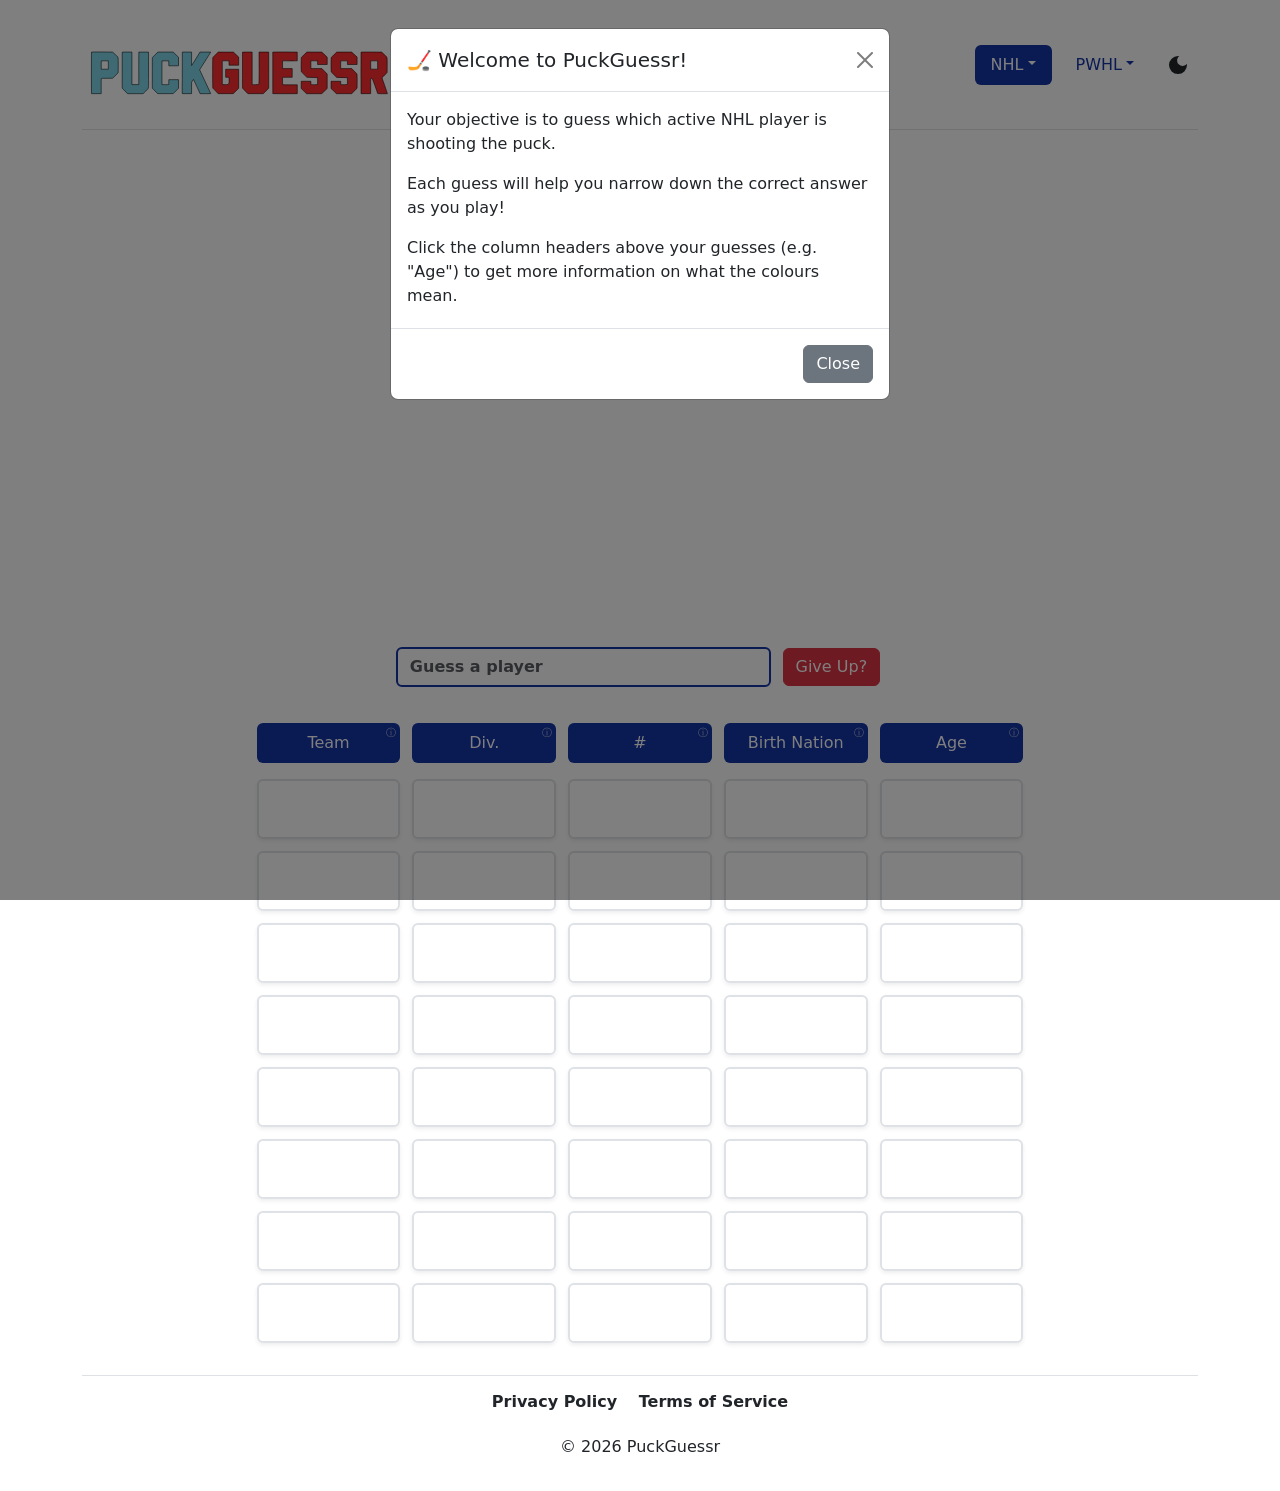
<file: index.html>
<!DOCTYPE html>
<html lang="en">

<head>
    <!-- Load dark mode preference to prevent flashing -->
    <script>

        // Check if the user has a preference for dark mode by default/from a previous visit
        const userPreference = window.matchMedia("(prefers-color-scheme: dark)").matches;
        const isDarkModeOn = localStorage.getItem("darkmode")

        if (isDarkModeOn === "active" || (userPreference && isDarkModeOn === null)) {
            document.documentElement.setAttribute("data-bs-theme", "dark");
        } else {
            document.documentElement.setAttribute("data-bs-theme", "light");
        }
    </script>
    <style>
        .darkmode body {
            background: #222;
        }

        .darkmode .light-only {
            display: none;
        }

        html:not(.darkmode) .dark-only {
            display: none;
        }
    </style>
    <meta charset="UTF-8">
    <meta name="viewport" content="width=device-width, initial-scale=1.0">
    <title>PuckGuessr: Daily NHL Hockey Player Guessing Game</title>
    
    <!-- Link preview information -->
    <meta name="description" content="Guess which hockey player is shooting the puck in daily and endless modes!">
    <meta property="og:title" content="PuckGuessr: Daily NHL Hockey Player Guessing Game">
    <meta property="og:site_name" content="PuckGuessr">
    <meta property="og:description" content="Guess which hockey player is shooting the puck in daily and endless modes!">
    <meta property="og:image" content="https://puckguessr.com/images/thumbnail.png">
    <meta property="og:image:width" content="1200">
    <meta property="og:image:height" content="630">
    <meta property="og:url" content="https://puckguessr.com/">
    <meta property="og:type" content="website">
    <meta name="twitter:card" content="summary_large_image">


    <!-- Bootstrap CSS -->
    <link href="https://cdn.jsdelivr.net/npm/bootstrap@5.3.3/dist/css/bootstrap.min.css" rel="stylesheet">

    <link rel="stylesheet" href="css/style.css">

    <!-- Favicon -->
    <link rel="icon" type="image/svg+xml" href="images/favicon.svg" sizes="any">
</head>

<body>
    <!-- Header -->
    <div class="container">
        <header class="d-flex flex-wrap justify-content-center py-3 border-bottom">

            <!-- Logo -->
            <a href="/"
                class="d-flex align-items-center mb-3 mb-md-0 me-md-auto link-body-emphasis text-decoration-none mx-2"
                style="margin-top: 17px;">
                <img src="images/logo.svg" alt="Logo" width="300" height="80" />
            </a>

            <!-- Navigation Bar -->
            <div class="d-flex align-items-center">
                <ul class="nav nav-pills">
                    <li class="nav-item dropdown">
                        <a href="#" class="nav-link dropdown-toggle ms-0 active" data-bs-toggle="dropdown" aria-expanded="false" aria-current="page">NHL</a>
                        <ul class="dropdown-menu league-dropdown">
                            <li><a class="dropdown-item active" href="index.html">Daily</a></li>
                            <li><a class="dropdown-item" href="endless.html">Endless</a></li>
                        </ul>
                    </li>
                    <li class="nav-item dropdown">
                        <a href="#" class="nav-link dropdown-toggle" data-bs-toggle="dropdown" aria-expanded="false">PWHL</a>
                        <ul class="dropdown-menu league-dropdown">
                            <li><a class="dropdown-item" href="pwhl-daily.html">Daily</a></li>
                            <li><a class="dropdown-item" href="pwhl-endless.html">Endless</a></li>
                        </ul>
                    </li>
                </ul>

                <!-- Dark mode toggle button -->
                <button id="theme-switch" class="btn border-0 p-0 d-flex justify-content-center align-items-center"
                    style="height: 40px; width: 40px; border-radius: 50%; margin-left: 8px;">
                    <!-- Sun icon -->
                    <svg xmlns="http://www.w3.org/2000/svg" height="24px" viewBox="0 -960 960 960" width="24px">
                        <path
                            d="M480-120q-150 0-255-105T120-480q0-150 105-255t255-105q14 0 27.5 1t26.5 3q-41 29-65.5 75.5T444-660q0 90 63 153t153 63q55 0 101-24.5t75-65.5q2 13 3 26.5t1 27.5q0 150-105 255T480-120Z" />
                    </svg>
                    <!-- Moon icon -->
                    <svg xmlns="http://www.w3.org/2000/svg" height="24px" viewBox="0 -960 960 960" width="24px">
                        <path
                            d="M480-280q-83 0-141.5-58.5T280-480q0-83 58.5-141.5T480-680q83 0 141.5 58.5T680-480q0 83-58.5 141.5T480-280ZM200-440H40v-80h160v80Zm720 0H760v-80h160v80ZM440-760v-160h80v160h-80Zm0 720v-160h80v160h-80ZM256-650l-101-97 57-59 96 100-52 56Zm492 496-97-101 53-55 101 97-57 59Zm-98-550 97-101 59 57-100 96-56-52ZM154-212l101-97 55 53-97 101-59-57Z" />
                    </svg>
                </button>
            </div>
        </header>
    </div>
    <!-- First visit modal -->
    <div class="modal fade" id="first-visit-info" tabindex="-1" aria-labelledby="first-visit-label" aria-hidden="true">
        <div class="modal-dialog">
            <div class="modal-content">
                <div class="modal-header">
                    <h5 class="modal-title" id="first-visit-label">🏒 Welcome to PuckGuessr!</h5>
                    <button type="button" class="btn-close" data-bs-dismiss="modal" aria-label="Close"></button>
                </div>
                <div class="modal-body">
                    <p>Your objective is to guess which active NHL player is shooting the puck.</p>
                    <p>Each guess will help you narrow down the correct answer as you play!</p>
                    <p class="mb-1">Click the column headers above your guesses (e.g. "Age") to get more information on what the colours mean.</p>
                </div>
                <div class="modal-footer">
                    <button type="button" class="btn btn-secondary" data-bs-dismiss="modal">Close</button>
                </div>
            </div>
        </div>
    </div>
    <!-- Show original video, mask video, and source -->
    <div class="d-flex justify-content-center align-items-center">
        <div class="d-flex flex-column align-items-center text-center" style="max-width: 889px; width: 90%;">
            <video id="mask-vid" class="w-100" style="max-width: 100%;" height="500" autoplay loop muted
                playsinline></video>
            <video id="org-vid" class="d-none w-100" style="max-width: 100%;" height="500" autoplay loop muted
                playsinline></video>
            <h6 id="video-source" class="link-body-emphasis d-none">Video sourced from <a id="video-source-link"
                    target="_blank" href="#"></a></h6>
            <button type="button" id="swap-video-btn" class="win-loss-btn btn btn-dark d-none px-sm-3 px-md-5">
                🎥 Swap Video
            </button>
        </div>
    </div>
    <!-- Correct guess alert -->
    <div id="win-alert-container" class="d-flex justify-content-center mb-0">
        <div id="win-alert" class="alert alert-success d-none col-lg-4 col-md-6 col-10 mb-0" role="alert">
            <h4 class="win-loss-message text-center mb-1">🚨 Bar down!</h4>
            <h5 class="text-center" id="win-answer"></h5>
            <a href="endless.html" class="win-loss-btn btn btn-dark w-50 mt-2 mx-auto d-block text-center">
                ▶️ Play Endless
            </a>
            <!-- Toggle sharable result -->
            <button type="button" class="win-loss-btn share-result-btn btn btn-dark mx-auto d-block text-center my-2"
                data-bs-toggle="modal" data-bs-target="#share-result-win">
                🔗 Share Result
            </button>
            <p class="streak-text text-center mt-3 mb-1 d-none"></p>
        </div>
    </div>
    <!-- Sharable result for win -->
    <div class="modal fade" id="share-result-win" tabindex="-1" aria-labelledby="share-result-label" aria-hidden="true">
        <div class="modal-dialog">
            <div class="modal-content">
                <div class="modal-header">
                    <h5 class="modal-title" id="share-result-win-label">Share Result</h5>
                    <button type="button" class="btn-close" data-bs-dismiss="modal" aria-label="Close"></button>
                </div>
                <div class="modal-body">
                    ...
                </div>
                <div class="modal-footer">
                    <button type="button" class="btn btn-secondary" data-bs-dismiss="modal">Close</button>
                    <button type="button" class="btn btn-primary colour-changing border-0" id="copy-win-btn">Copy</button>
                </div>
            </div>
        </div>
    </div>
    <!-- Loss alert -->
    <div id="loss-alert-container" class="d-flex justify-content-center mb-0">
        <div id="loss-alert" class="alert alert-danger d-none col-lg-4 col-md-6 col-10 mb-0" role="alert">
            <h4 class="win-loss-message text-center mb-1">Missed the net by a mile!</h4>
            <h5 class="text-center" id="loss-answer"></h5>
            <a href="endless.html" class="win-loss-btn btn btn-dark w-50 mt-2 mx-auto d-block text-center">
                ▶️ Play Endless
            </a>
            <!-- Toggle sharable result -->
            <button type="button" class="win-loss-btn share-result-btn btn btn-dark mx-auto d-block text-center my-2"
                data-bs-toggle="modal" data-bs-target="#share-result-loss">
                🔗 Share Result
            </button>
            <p class="streak-text text-center mt-3 mb-1 d-none"></p>
        </div>
    </div>
    <!-- Sharable result for loss -->
    <div class="modal fade" id="share-result-loss" tabindex="-1" aria-labelledby="share-result-label"
        aria-hidden="true">
        <div class="modal-dialog">
            <div class="modal-content">
                <div class="modal-header">
                    <h5 class="modal-title" id="share-result-loss-label">Share Result</h5>
                    <button type="button" class="btn-close" data-bs-dismiss="modal" aria-label="Close"></button>
                </div>
                <div class="modal-body">
                    ...
                </div>
                <div class="modal-footer">
                    <button type="button" class="btn btn-secondary" data-bs-dismiss="modal">Close</button>
                    <button type="button" class="btn btn-primary colour-changing" id="copy-loss-btn">Copy</button>
                </div>
            </div>
        </div>
    </div>
    <!-- Create player input form -->
    <div class="container">
        <form class="form" autocomplete="off" id="player-form">
            <div class="row justify-content-center align-items-center g-2" style="margin-bottom: 24px;">
                <div class="col-lg-4 col-6 px-0 position-relative">
                    <input class="form-control" type="text" id="player-input" name="player" placeholder="Guess a player"
                        autocomplete="off">
                    <!-- Player dropdown menu -->
                    <ul id="player-dropdown" class="dropdown-menu shadow-sm"></ul>
                </div>
                <!-- Forfeit UI -->
                <div class="col-auto ms-2">
                    <button id="start-forfeit" type="button" class="btn btn-danger" data-bs-toggle="modal"
                        data-bs-target="#forfeit-modal">
                        Give Up?
                    </button>
                </div>
                <div class="modal fade" id="forfeit-modal" tabindex="-1" role="dialog"
                    aria-labelledby="forfeit-modal-label" aria-hidden="true">
                    <div class="modal-dialog" role="document">
                        <div class="modal-content">
                            <div class="modal-header">
                                <h5 class="modal-title fw-bold" id="forfeit-modal-label">Are you sure?</h5>
                                <button type="button" class="btn-close" data-bs-dismiss="modal"
                                    aria-label="Close"></button>
                            </div>
                            <div class="modal-body">
                                The game will end if you forfeit!
                            </div>
                            <div class="modal-footer">
                                <button type="button" class="btn btn-secondary" data-bs-dismiss="modal">Close</button>
                                <button id="give-up" type="button" class="btn btn-danger"
                                    data-bs-dismiss="modal">Confirm</button>
                            </div>
                        </div>
                    </div>
                </div>
            </div>
        </form>
    </div>
    <div class="container-fluid text-center my-3">
        <div class="row justify-content-center">
            <!-- Outer wrapper controlling grid width across screen breakpoints -->
            <div class="col-11 col-md-9 col-lg-7 col-xxl-5 px-3">
                <!-- Headers -->
               <div class="row row-cols-5 flex-nowrap justify-content-center my-2 d-flex align-items-stretch g-1">
                    <h6 class="column-headers colour-changing column-tooltip col mb-1 px-1 py-2 rounded mb-0 d-flex align-items-center justify-content-center position-relative"
                        data-bs-placement="top" title="The player's current team.">
                        <span class="position-absolute top-0 end-0 pt-1 pe-1" style="font-size: 0.65rem; line-height: 1; opacity: 0.7;">ⓘ</span>
                        Team
                    </h6>
                    <h6 class="column-headers colour-changing column-tooltip col mb-1 px-1 py-2 rounded mb-0 d-flex align-items-center justify-content-center position-relative"
                        data-bs-placement="top" title="The player's division, appears yellow when player conferences match.">
                        <span class="position-absolute top-0 end-0 pt-1 pe-1" style="font-size: 0.65rem; line-height: 1; opacity: 0.7;">ⓘ</span>
                        Div.
                    </h6>
                    <h6 class="column-headers colour-changing column-tooltip col mb-1 px-1 py-2 rounded mb-0 d-flex align-items-center justify-content-center position-relative"
                        data-bs-placement="top" title="The player's number, appears yellow when within 10 of the correct answer.">
                        <span class="position-absolute top-0 end-0 pt-1 pe-1" style="font-size: 0.65rem; line-height: 1; opacity: 0.7;">ⓘ</span>
                        #
                    </h6>
                    <h6 class="column-headers colour-changing column-tooltip col mb-1 px-1 py-2 rounded mb-0 d-flex align-items-center justify-content-center position-relative"
                        data-bs-placement="top" title="The player's country of birth.">
                        <span class="position-absolute top-0 end-0 pt-1 pe-1" style="font-size: 0.65rem; line-height: 1; opacity: 0.7;">ⓘ</span>
                        Birth Nation
                    </h6>
                    <h6 class="column-headers colour-changing column-tooltip col mb-1 px-1 py-2 rounded mb-0 d-flex align-items-center justify-content-center position-relative"
                        data-bs-placement="top" title="The player's age, appears yellow when within 3 of the correct answer.">
                        <span class="position-absolute top-0 end-0 pt-1 pe-1" style="font-size: 0.65rem; line-height: 1; opacity: 0.7;">ⓘ</span>
                        Age
                    </h6>
                </div>
                <!-- Display guess rows -->
                <div id="guess-1">
                    <div class="row row-cols-5 flex-nowrap justify-content-center g-1 my-2">
                        <div class="player-info-1 shadow-sm col border-2 border rounded team"></div>
                        <div class="player-info-1 shadow-sm col border-2 border rounded division"></div>
                        <div class="player-info-1 shadow-sm col border-2 border rounded number"></div>
                        <div class="player-info-1 shadow-sm col border-2 border rounded nation"></div>
                        <div class="player-info-1 shadow-sm col border-2 border rounded age"></div>
                    </div>
                </div>
                <div id="guess-2">
                    <div class="row row-cols-5 flex-nowrap justify-content-center g-1 my-2">
                        <div class="player-info-2 shadow-sm col border-2 border rounded team"></div>
                        <div class="player-info-2 shadow-sm col border-2 border rounded division"></div>
                        <div class="player-info-2 shadow-sm col border-2 border rounded number"></div>
                        <div class="player-info-2 shadow-sm col border-2 border rounded nation"></div>
                        <div class="player-info-2 shadow-sm col border-2 border rounded age"></div>
                    </div>
                </div>
                <div id="guess-3">
                    <div class="row row-cols-5 flex-nowrap justify-content-center g-1 my-2">
                        <div class="player-info-3 shadow-sm col border-2 border rounded team"></div>
                        <div class="player-info-3 shadow-sm col border-2 border rounded division"></div>
                        <div class="player-info-3 shadow-sm col border-2 border rounded number"></div>
                        <div class="player-info-3 shadow-sm col border-2 border rounded nation"></div>
                        <div class="player-info-3 shadow-sm col border-2 border rounded age"></div>
                    </div>
                </div>
                <div id="guess-4">
                    <div class="row row-cols-5 flex-nowrap justify-content-center g-1 my-2">
                        <div class="player-info-4 shadow-sm col border-2 border rounded team"></div>
                        <div class="player-info-4 shadow-sm col border-2 border rounded division"></div>
                        <div class="player-info-4 shadow-sm col border-2 border rounded number"></div>
                        <div class="player-info-4 shadow-sm col border-2 border rounded nation"></div>
                        <div class="player-info-4 shadow-sm col border-2 border rounded age"></div>
                    </div>
                </div>
                <div id="guess-5">
                    <div class="row row-cols-5 flex-nowrap justify-content-center g-1 my-2">
                        <div class="player-info-5 shadow-sm col border-2 border rounded team"></div>
                        <div class="player-info-5 shadow-sm col border-2 border rounded division"></div>
                        <div class="player-info-5 shadow-sm col border-2 border rounded number"></div>
                        <div class="player-info-5 shadow-sm col border-2 border rounded nation"></div>
                        <div class="player-info-5 shadow-sm col border-2 border rounded age"></div>
                    </div>
                </div>
                <div id="guess-6">
                    <div class="row row-cols-5 flex-nowrap justify-content-center g-1 my-2">
                        <div class="player-info-6 shadow-sm col border-2 border rounded team"></div>
                        <div class="player-info-6 shadow-sm col border-2 border rounded division"></div>
                        <div class="player-info-6 shadow-sm col border-2 border rounded number"></div>
                        <div class="player-info-6 shadow-sm col border-2 border rounded nation"></div>
                        <div class="player-info-6 shadow-sm col border-2 border rounded age"></div>
                    </div>
                </div>
                <div id="guess-7">
                    <div class="row row-cols-5 flex-nowrap justify-content-center g-1 my-2">
                        <div class="player-info-7 shadow-sm col border-2 border rounded team"></div>
                        <div class="player-info-7 shadow-sm col border-2 border rounded division"></div>
                        <div class="player-info-7 shadow-sm col border-2 border rounded number"></div>
                        <div class="player-info-7 shadow-sm col border-2 border rounded nation"></div>
                        <div class="player-info-7 shadow-sm col border-2 border rounded age"></div>
                    </div>
                </div>
                <div id="guess-8">
                    <div class="row row-cols-5 flex-nowrap justify-content-center g-1 my-2">
                        <div class="player-info-8 shadow-sm col border-2 border rounded team"></div>
                        <div class="player-info-8 shadow-sm col border-2 border rounded division"></div>
                        <div class="player-info-8 shadow-sm col border-2 border rounded number"></div>
                        <div class="player-info-8 shadow-sm col border-2 border rounded nation"></div>
                        <div class="player-info-8 shadow-sm col border-2 border rounded age"></div>
                    </div>
                </div>
            </div>
        </div>
    </div>
    <!-- Footer -->
    <div class="container">
        <footer class="d-flex flex-column justify-content-center align-items-center py-3 mt-4 border-top">
            <h6 class="mb-4">
                <strong>
                    <a href="privacy-policy.html" style="text-decoration: none; color: inherit;">Privacy Policy</a>&emsp;
                    <a href="terms-of-service.html" style="text-decoration: none; color: inherit;">Terms of Service</a>
                </strong>
            </h6>
            <p>© <script>document.write(new Date().getFullYear())</script> PuckGuessr</p> <!-- Get current year for copyright -->
        </footer>
    </div>

    <!-- Bootstrap js -->
    <script src="https://cdn.jsdelivr.net/npm/bootstrap@5.3.3/dist/js/bootstrap.bundle.min.js"></script>

    <script>
        window.gameMode = "daily";
        window.league = "nhl";

        // Switch between local videos root and Cloudflare
        const isLocal = window.location.hostname === "localhost" || window.location.hostname === "127.0.0.1";
        window.PUBLIC_R2_URL = isLocal ? "" : "https://media.puckguessr.com";

        // Load information for the user's first visit
        document.addEventListener("DOMContentLoaded", function() {
            if (!localStorage.getItem("has_visited_puckguessr")) {
                const firstVisitModal = new bootstrap.Modal(document.getElementById("first-visit-info"));
                firstVisitModal.show(); // Display modal
                localStorage.setItem("has_visited_puckguessr", "true"); // Prevent modal from showing in future visits
            }
        });
    </script>

    <!-- Load js files -->
    <script src="js/theme-logic.js"></script>
    <script type="module" src="js/game-logic.js"></script>
</body>

</html>
</file>
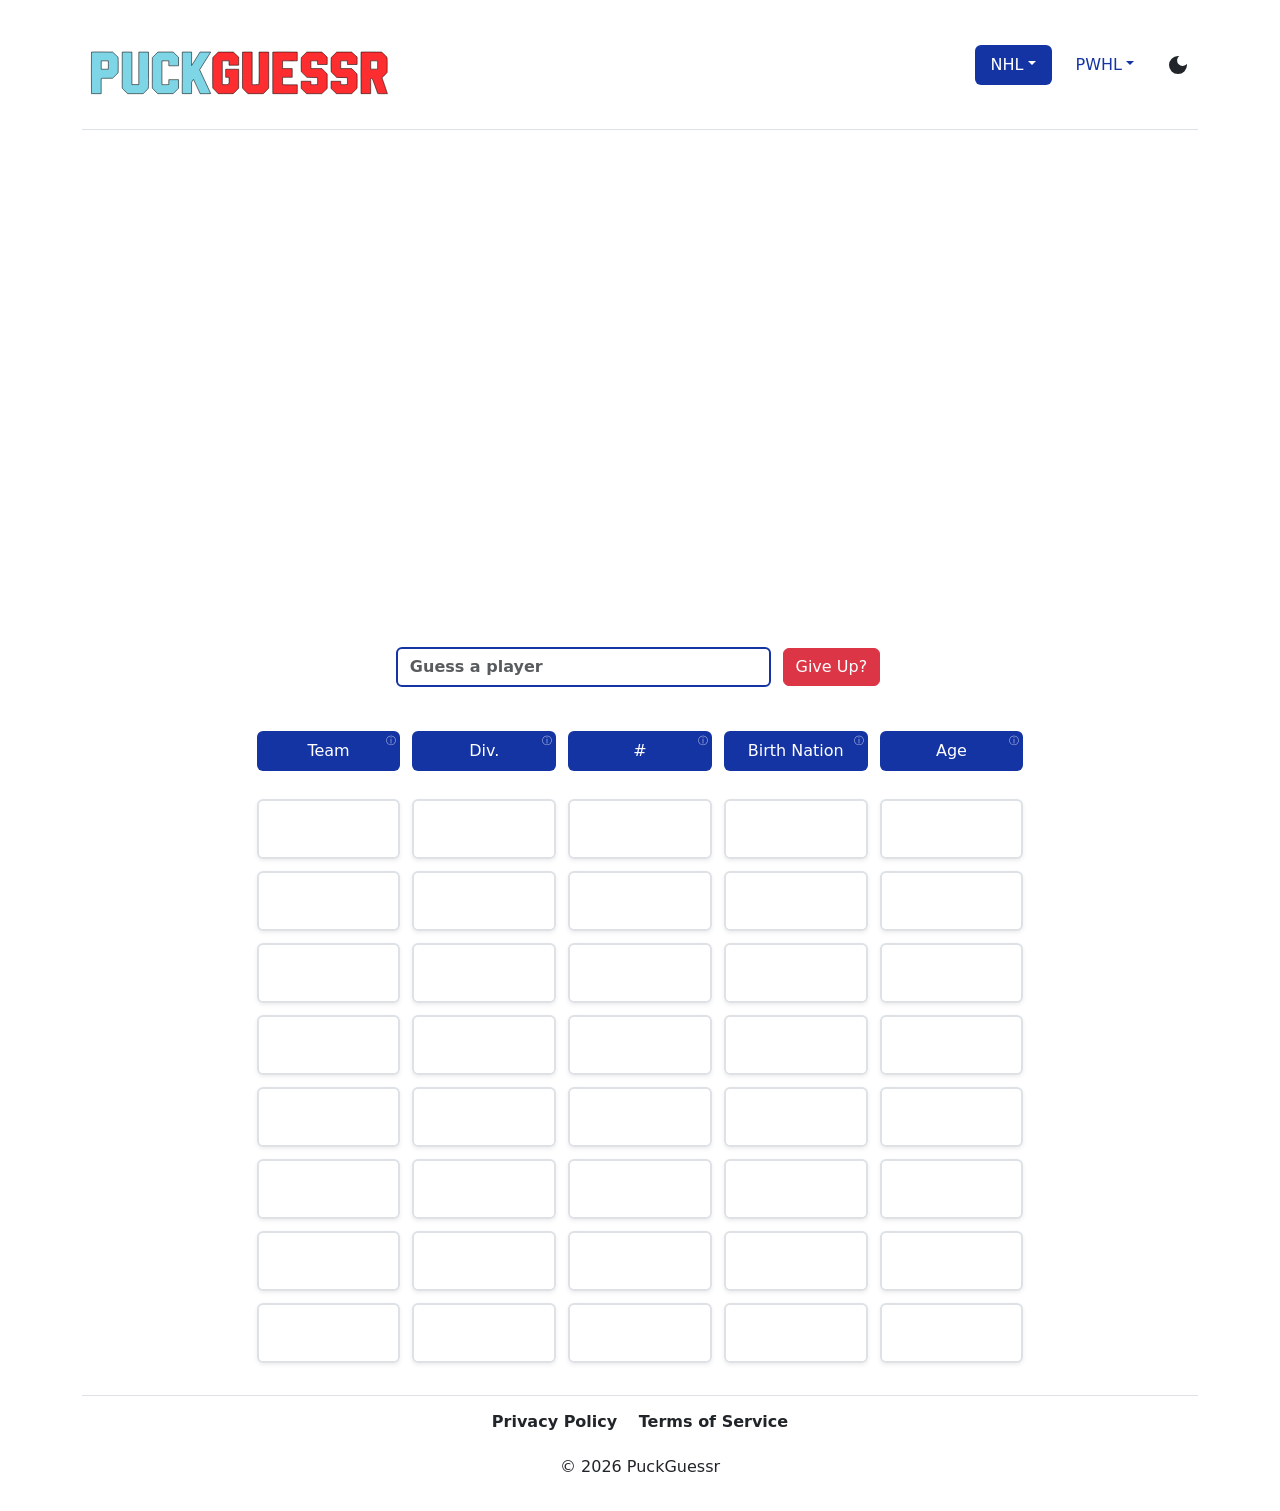
<file: endless.html>
<!DOCTYPE html>
<html lang="en">
<head>
    <!-- Load dark mode preference to prevent flashing -->
    <script>
        
        // Check if the user has a preference for dark mode by default/from a previous visit
        const userPreference = window.matchMedia("(prefers-color-scheme: dark)").matches;
        const isDarkModeOn = localStorage.getItem("darkmode")

        if (isDarkModeOn === "active" || (userPreference && isDarkModeOn === null)) {
            document.documentElement.setAttribute("data-bs-theme", "dark");
        } else {
            document.documentElement.setAttribute("data-bs-theme", "light");
        }
    </script>
    <style>
        .darkmode body { background: #222; }
        .darkmode .light-only { display: none; }
        html:not(.darkmode) .dark-only { display: none; }
    </style>
    <meta charset="UTF-8">
    <meta name="viewport" content="width=device-width, initial-scale=1.0">
    <title>PuckGuessr: Endless NHL Hockey Player Guessing Game</title>

    <!-- Link preview information -->
    <meta name="description" content="Guess which hockey player is shooting the puck in daily and endless modes!">
    <meta property="og:title" content="PuckGuessr: Endless NHL Hockey Player Guessing Game">
    <meta property="og:site_name" content="PuckGuessr">
    <meta property="og:description" content="Guess which hockey player is shooting the puck in daily and endless modes!">
    <meta property="og:image" content="https://puckguessr.com/images/thumbnail.png">
    <meta property="og:image:width" content="1200">
    <meta property="og:image:height" content="630">
    <meta property="og:url" content="https://puckguessr.com/endless">
    <meta property="og:type" content="website">
    <meta name="twitter:card" content="summary_large_image">

    <!-- Bootstrap CSS -->
    <link href="https://cdn.jsdelivr.net/npm/bootstrap@5.3.3/dist/css/bootstrap.min.css" rel="stylesheet">
    
    <link rel="stylesheet" href="css/style.css">

    <!-- Favicon -->
    <link rel="icon" type="image/svg+xml" href="images/favicon.svg" sizes="any">
</head>
<body>
    <!-- Header -->
    <div class="container">
        <header class="d-flex flex-wrap justify-content-center py-3 border-bottom"> 

            <!-- Logo -->
            <a href="/" class="d-flex align-items-center mb-3 mb-md-0 me-md-auto link-body-emphasis text-decoration-none mx-2" style="margin-top: 17px;"> 
                <img src="images/logo.svg" alt="Logo" width="300" height="80"/>
            </a>
            
            <!-- Navigation Bar -->
            <div class="d-flex align-items-center">
                <ul class="nav nav-pills">
                    <li class="nav-item dropdown">
                        <a href="#" class="nav-link dropdown-toggle ms-0 active" data-bs-toggle="dropdown" aria-expanded="false" aria-current="page">NHL</a>
                        <ul class="dropdown-menu league-dropdown">
                            <li><a class="dropdown-item" href="index.html">Daily</a></li>
                            <li><a class="dropdown-item active" href="endless.html">Endless</a></li>
                        </ul>
                    </li>
                    <li class="nav-item dropdown">
                        <a href="#" class="nav-link dropdown-toggle" data-bs-toggle="dropdown" aria-expanded="false">PWHL</a>
                        <ul class="dropdown-menu league-dropdown">
                            <li><a class="dropdown-item" href="pwhl-daily.html">Daily</a></li>
                            <li><a class="dropdown-item" href="pwhl-endless.html">Endless</a></li>
                        </ul>
                    </li>
                </ul>
                
                <!-- Dark mode toggle button -->
                <button id="theme-switch" class="btn border-0 p-0 d-flex justify-content-center align-items-center" style="height: 40px; width: 40px; border-radius: 50%; margin-left: 8px;">
                    <!-- Sun icon -->
                    <svg xmlns="http://www.w3.org/2000/svg" height="24px" viewBox="0 -960 960 960" width="24px"><path d="M480-120q-150 0-255-105T120-480q0-150 105-255t255-105q14 0 27.5 1t26.5 3q-41 29-65.5 75.5T444-660q0 90 63 153t153 63q55 0 101-24.5t75-65.5q2 13 3 26.5t1 27.5q0 150-105 255T480-120Z"/></svg>
                    <!-- Moon icon -->
                    <svg xmlns="http://www.w3.org/2000/svg" height="24px" viewBox="0 -960 960 960" width="24px"><path d="M480-280q-83 0-141.5-58.5T280-480q0-83 58.5-141.5T480-680q83 0 141.5 58.5T680-480q0 83-58.5 141.5T480-280ZM200-440H40v-80h160v80Zm720 0H760v-80h160v80ZM440-760v-160h80v160h-80Zm0 720v-160h80v160h-80ZM256-650l-101-97 57-59 96 100-52 56Zm492 496-97-101 53-55 101 97-57 59Zm-98-550 97-101 59 57-100 96-56-52ZM154-212l101-97 55 53-97 101-59-57Z"/></svg>
                </button>
            </div>
        </header>
    </div>
    <!-- First visit modal -->
    <div class="modal fade" id="first-visit-info" tabindex="-1" aria-labelledby="first-visit-label" aria-hidden="true">
        <div class="modal-dialog">
            <div class="modal-content">
                <div class="modal-header">
                    <h5 class="modal-title" id="first-visit-label">🏒 Welcome to PuckGuessr!</h5>
                    <button type="button" class="btn-close" data-bs-dismiss="modal" aria-label="Close"></button>
                </div>
                <div class="modal-body">
                    <p>Your objective is to guess which active NHL player is shooting the puck.</p>
                    <p>Each guess will help you narrow down the correct answer as you play!</p>
                    <p class="mb-1">Click the column headers above your guesses (e.g. "Age") to get more information on what the colours mean.</p>
                </div>
                <div class="modal-footer">
                    <button type="button" class="btn btn-secondary" data-bs-dismiss="modal">Close</button>
                </div>
            </div>
        </div>
    </div>
    <!-- Show original video, mask video, and source -->
    <div class="d-flex justify-content-center align-items-center">
        <div class="d-flex flex-column align-items-center text-center" style="max-width: 889px; width: 90%;">
            <video id="mask-vid" class="w-100" style="max-width: 100%;" height="500" autoplay loop muted playsinline></video>
            <video id="org-vid" class="d-none w-100" style="max-width: 100%;" height="500" autoplay loop muted playsinline></video>
            <h6 id="video-source" class="link-body-emphasis d-none">Video sourced from <a id="video-source-link" target="_blank" href="#"></a></h6>
            <button type="button" id="swap-video-btn" class="win-loss-btn btn btn-dark d-none px-sm-3 px-md-5">
                🎥 Swap Video
            </button>
        </div>
    </div>
    <!-- Correct guess alert -->
    <div id="win-alert-container" class="d-flex justify-content-center mb-0">
        <div id="win-alert" class="alert alert-success d-none col-lg-4 col-md-6 col-10 mb-0" role="alert">
            <h4 class="win-loss-message text-center mb-1">🚨 Bar down!</h4>
            <h5 class="text-center" id="win-answer"></h5>
            <a href="endless.html" class="win-loss-btn btn btn-dark w-50 mt-2 mx-auto d-block text-center">
                ▶️ Play Again
            </a>
            <!-- Toggle sharable result -->
            <button type="button" class="win-loss-btn share-result-btn btn btn-dark mx-auto d-block text-center my-2" data-bs-toggle="modal" data-bs-target="#share-result-win">
                🔗 Share Result
            </button>
            <p class="streak-text text-center mt-3 mb-1 d-none"></p>
        </div>
    </div>
    <!-- Sharable result for win -->
    <div class="modal fade" id="share-result-win" tabindex="-1" aria-labelledby="share-result-label" aria-hidden="true">
        <div class="modal-dialog">
            <div class="modal-content">
            <div class="modal-header">
                <h5 class="modal-title" id="share-result-win-label">Share Result</h5>
                <button type="button" class="btn-close" data-bs-dismiss="modal" aria-label="Close"></button>
            </div>
            <div class="modal-body">
                ...
            </div>
            <div class="modal-footer">
                <button type="button" class="btn btn-secondary" data-bs-dismiss="modal">Close</button>
                <button type="button" class="btn btn-primary colour-changing border-0" id="copy-win-btn">Copy</button>
            </div>
            </div>
        </div>
    </div>
    <!-- Loss alert -->
    <div id="loss-alert-container" class="d-flex justify-content-center mb-0">
        <div id="loss-alert" class="alert alert-danger d-none col-lg-4 col-md-6 col-10 mb-0" role="alert">
            <h4 class="win-loss-message text-center mb-1">Missed the net by a mile!</h4>
            <h5 class="text-center" id="loss-answer"></h5>
            <a href="endless.html" class="win-loss-btn btn btn-dark w-50 mt-2 mx-auto d-block text-center">
                ▶️ Play Again
            </a>
            <!-- Toggle sharable result -->
            <button type="button" class="win-loss-btn share-result-btn btn btn-dark mx-auto d-block text-center my-2" data-bs-toggle="modal" data-bs-target="#share-result-loss">
                🔗 Share Result
            </button>
            <p class="streak-text text-center mt-3 mb-1 d-none"></p>
        </div>
    </div>
    <!-- Sharable result for loss -->
    <div class="modal fade" id="share-result-loss" tabindex="-1" aria-labelledby="share-result-label" aria-hidden="true">
        <div class="modal-dialog">
            <div class="modal-content">
            <div class="modal-header">
                <h5 class="modal-title" id="share-result-loss-label">Share Result</h5>
                <button type="button" class="btn-close" data-bs-dismiss="modal" aria-label="Close"></button>
            </div>
            <div class="modal-body">
                ...
            </div>
            <div class="modal-footer">
                <button type="button" class="btn btn-secondary" data-bs-dismiss="modal">Close</button>
                <button type="button" class="btn btn-primary colour-changing" id="copy-loss-btn">Copy</button>
            </div>
            </div>
        </div>
    </div>
    <!-- Create player input form -->
    <div class="container">
        <form class="form" autocomplete="off" id="player-form">
            <div class="row justify-content-center align-items-center g-2" style="margin-bottom: 24px;">
                <div class="col-lg-4 col-6 px-0 position-relative">
                    <input class="form-control" type="text" id="player-input" name="player" placeholder="Guess a player" autocomplete="off">
                    <!-- Player dropdown menu -->
                    <ul id="player-dropdown" class="dropdown-menu shadow-sm"></ul>
                </div>
                <!-- Forfeit UI -->
                <div class="col-auto ms-2">
                    <button id="start-forfeit" type="button" class="btn btn-danger" data-bs-toggle="modal" data-bs-target="#forfeit-modal">
                        Give Up?
                    </button>
                </div>
                <div class="modal fade" id="forfeit-modal" tabindex="-1" role="dialog" aria-labelledby="forfeit-modal-label" aria-hidden="true">
                    <div class="modal-dialog" role="document">
                        <div class="modal-content">
                            <div class="modal-header">
                                <h5 class="modal-title fw-bold" id="forfeit-modal-label">Are you sure?</h5>
                                <button type="button" class="btn-close" data-bs-dismiss="modal" aria-label="Close"></button>
                            </div>
                            <div class="modal-body">
                                The game will end if you forfeit!
                            </div>
                            <div class="modal-footer">
                                <button type="button" class="btn btn-secondary" data-bs-dismiss="modal">Close</button>
                                <button id="give-up" type="button" class="btn btn-danger" data-bs-dismiss="modal">Confirm</button>
                            </div>
                        </div>
                    </div>
                </div>
            </div>
        </form>
    </div>
    <div class="container-fluid text-center my-3">
        <div class="row justify-content-center">
            <!-- Outer wrapper controlling grid width across screen breakpoints -->
            <div class="col-11 col-md-9 col-lg-7 col-xxl-5 px-3">
                <!-- Headers -->
               <div class="row row-cols-5 flex-nowrap justify-content-center my-3 d-flex align-items-stretch g-1">
                    <h6 class="column-headers colour-changing column-tooltip col mb-2 px-1 py-2 rounded mb-0 d-flex align-items-center justify-content-center position-relative"
                        data-bs-placement="top" title="The player's current team.">
                        <span class="position-absolute top-0 end-0 pt-1 pe-1" style="font-size: 0.65rem; line-height: 1; opacity: 0.7;">ⓘ</span>
                        Team
                    </h6>
                    <h6 class="column-headers colour-changing column-tooltip col mb-2 px-1 py-2 rounded mb-0 d-flex align-items-center justify-content-center position-relative"
                        data-bs-placement="top" title="The player's division, appears yellow when player conferences match.">
                        <span class="position-absolute top-0 end-0 pt-1 pe-1" style="font-size: 0.65rem; line-height: 1; opacity: 0.7;">ⓘ</span>
                        Div.
                    </h6>
                    <h6 class="column-headers colour-changing column-tooltip col mb-2 px-1 py-2 rounded mb-0 d-flex align-items-center justify-content-center position-relative"
                        data-bs-placement="top" title="The player's number, appears yellow when within 10 of the correct answer.">
                        <span class="position-absolute top-0 end-0 pt-1 pe-1" style="font-size: 0.65rem; line-height: 1; opacity: 0.7;">ⓘ</span>
                        #
                    </h6>
                    <h6 class="column-headers colour-changing column-tooltip col mb-2 px-1 py-2 rounded mb-0 d-flex align-items-center justify-content-center position-relative"
                        data-bs-placement="top" title="The player's country of birth.">
                        <span class="position-absolute top-0 end-0 pt-1 pe-1" style="font-size: 0.65rem; line-height: 1; opacity: 0.7;">ⓘ</span>
                        Birth Nation
                    </h6>
                    <h6 class="column-headers colour-changing column-tooltip col mb-2 px-1 py-2 rounded mb-0 d-flex align-items-center justify-content-center position-relative"
                        data-bs-placement="top" title="The player's age, appears yellow when within 3 of the correct answer.">
                        <span class="position-absolute top-0 end-0 pt-1 pe-1" style="font-size: 0.65rem; line-height: 1; opacity: 0.7;">ⓘ</span>
                        Age
                    </h6>
                </div>
                <!-- Display guess rows -->
                <div id="guess-1">
                    <div class="row row-cols-5 flex-nowrap justify-content-center g-1 my-2">
                        <div class="player-info-1 shadow-sm col border-2 border rounded team"></div>
                        <div class="player-info-1 shadow-sm col border-2 border rounded division"></div>
                        <div class="player-info-1 shadow-sm col border-2 border rounded number"></div>
                        <div class="player-info-1 shadow-sm col border-2 border rounded nation"></div>
                        <div class="player-info-1 shadow-sm col border-2 border rounded age"></div>
                    </div>
                </div>
                <div id="guess-2">
                    <div class="row row-cols-5 flex-nowrap justify-content-center g-1 my-2">
                        <div class="player-info-2 shadow-sm col border-2 border rounded team"></div>
                        <div class="player-info-2 shadow-sm col border-2 border rounded division"></div>
                        <div class="player-info-2 shadow-sm col border-2 border rounded number"></div>
                        <div class="player-info-2 shadow-sm col border-2 border rounded nation"></div>
                        <div class="player-info-2 shadow-sm col border-2 border rounded age"></div>
                    </div>
                </div>
                <div id="guess-3">
                    <div class="row row-cols-5 flex-nowrap justify-content-center g-1 my-2">
                        <div class="player-info-3 shadow-sm col border-2 border rounded team"></div>
                        <div class="player-info-3 shadow-sm col border-2 border rounded division"></div>
                        <div class="player-info-3 shadow-sm col border-2 border rounded number"></div>
                        <div class="player-info-3 shadow-sm col border-2 border rounded nation"></div>
                        <div class="player-info-3 shadow-sm col border-2 border rounded age"></div>
                    </div>
                </div>
                <div id="guess-4">
                    <div class="row row-cols-5 flex-nowrap justify-content-center g-1 my-2">
                        <div class="player-info-4 shadow-sm col border-2 border rounded team"></div>
                        <div class="player-info-4 shadow-sm col border-2 border rounded division"></div>
                        <div class="player-info-4 shadow-sm col border-2 border rounded number"></div>
                        <div class="player-info-4 shadow-sm col border-2 border rounded nation"></div>
                        <div class="player-info-4 shadow-sm col border-2 border rounded age"></div>
                    </div>
                </div>
                <div id="guess-5">
                    <div class="row row-cols-5 flex-nowrap justify-content-center g-1 my-2">
                        <div class="player-info-5 shadow-sm col border-2 border rounded team"></div>
                        <div class="player-info-5 shadow-sm col border-2 border rounded division"></div>
                        <div class="player-info-5 shadow-sm col border-2 border rounded number"></div>
                        <div class="player-info-5 shadow-sm col border-2 border rounded nation"></div>
                        <div class="player-info-5 shadow-sm col border-2 border rounded age"></div>
                    </div>
                </div>
                <div id="guess-6">
                    <div class="row row-cols-5 flex-nowrap justify-content-center g-1 my-2">
                        <div class="player-info-6 shadow-sm col border-2 border rounded team"></div>
                        <div class="player-info-6 shadow-sm col border-2 border rounded division"></div>
                        <div class="player-info-6 shadow-sm col border-2 border rounded number"></div>
                        <div class="player-info-6 shadow-sm col border-2 border rounded nation"></div>
                        <div class="player-info-6 shadow-sm col border-2 border rounded age"></div>
                    </div>
                </div>
                <div id="guess-7">
                    <div class="row row-cols-5 flex-nowrap justify-content-center g-1 my-2">
                        <div class="player-info-7 shadow-sm col border-2 border rounded team"></div>
                        <div class="player-info-7 shadow-sm col border-2 border rounded division"></div>
                        <div class="player-info-7 shadow-sm col border-2 border rounded number"></div>
                        <div class="player-info-7 shadow-sm col border-2 border rounded nation"></div>
                        <div class="player-info-7 shadow-sm col border-2 border rounded age"></div>
                    </div>
                </div>
                <div id="guess-8">
                    <div class="row row-cols-5 flex-nowrap justify-content-center g-1 my-2">
                        <div class="player-info-8 shadow-sm col border-2 border rounded team"></div>
                        <div class="player-info-8 shadow-sm col border-2 border rounded division"></div>
                        <div class="player-info-8 shadow-sm col border-2 border rounded number"></div>
                        <div class="player-info-8 shadow-sm col border-2 border rounded nation"></div>
                        <div class="player-info-8 shadow-sm col border-2 border rounded age"></div>
                    </div>
                </div>
            </div>
        </div>
    </div>
    <!-- Footer -->
    <div class="container">
        <footer class="d-flex flex-column justify-content-center align-items-center py-3 mt-4 border-top">
            <h6 class="mb-4">
                <strong>
                    <a href="privacy-policy.html" style="text-decoration: none; color: inherit;">Privacy Policy</a>&emsp;
                    <a href="terms-of-service.html" style="text-decoration: none; color: inherit;">Terms of Service</a>
                </strong>
            </h6>
            <p>© <script>document.write(new Date().getFullYear())</script> PuckGuessr</p> <!-- Get current year for copyright -->
        </footer>
    </div>

    <!-- Bootstrap js -->
    <script src="https://cdn.jsdelivr.net/npm/bootstrap@5.3.3/dist/js/bootstrap.bundle.min.js"></script>

    <script>
        window.gameMode = "endless"; 
        window.league = "nhl";
        
        // Switch between local videos root and Cloudflare
        const isLocal = window.location.hostname === "localhost" || window.location.hostname === "127.0.0.1";
        window.PUBLIC_R2_URL = isLocal ? "" : "https://media.puckguessr.com";

        // Load information for the user's first visit
        document.addEventListener("DOMContentLoaded", function() {
            if (!localStorage.getItem("has_visited_puckguessr")) {
                const firstVisitModal = new bootstrap.Modal(document.getElementById("first-visit-info"));
                firstVisitModal.show(); // Display modal
                localStorage.setItem("has_visited_puckguessr", "true"); // Prevent modal from showing in future visits
            }
        });
    </script>

    <!-- Load js files -->
    <script src="js/theme-logic.js"></script>
    <script type="module" src="js/game-logic.js"></script>
</body>
</html>
</file>
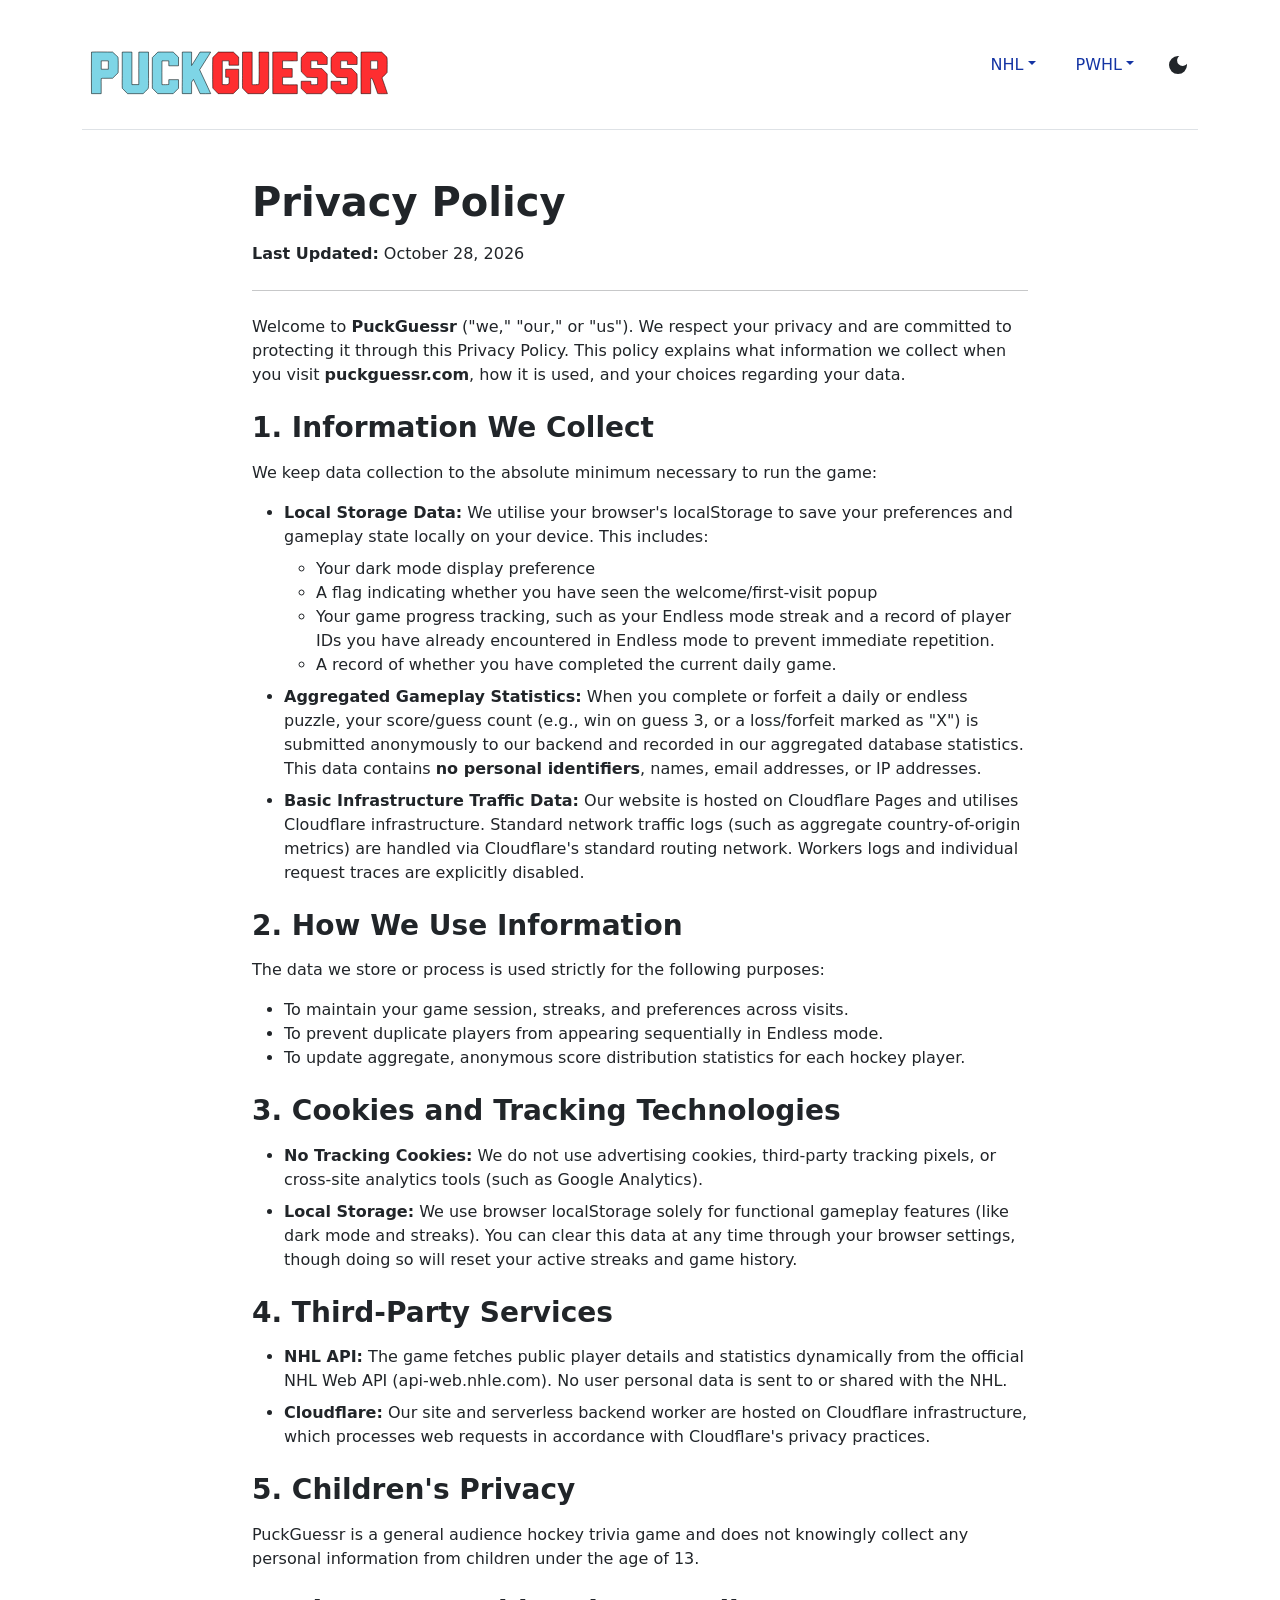
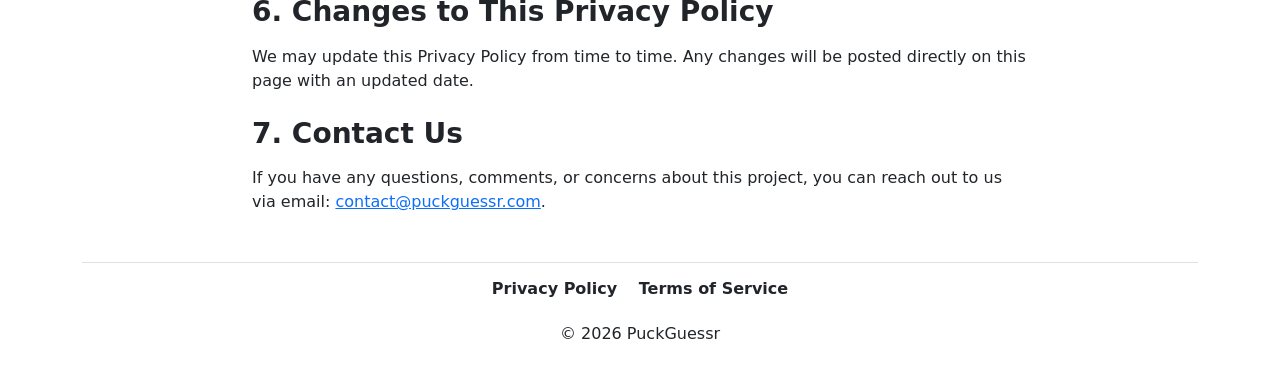
<file: privacy-policy.html>
<!DOCTYPE html>
<html lang="en">
<head>
    <!-- Load dark mode preference to prevent flashing -->
    <script>
        
        // Check if the user has a preference for dark mode by default/from a previous visit
        const userPreference = window.matchMedia("(prefers-color-scheme: dark)").matches;
        const isDarkModeOn = localStorage.getItem("darkmode")

        if (isDarkModeOn === "active" || (userPreference && isDarkModeOn === null)) {
            document.documentElement.setAttribute("data-bs-theme", "dark");
        } else {
            document.documentElement.setAttribute("data-bs-theme", "light");
        }
    </script>
    <style>
        .darkmode body { background: #222; }
        .darkmode .light-only { display: none; }
        html:not(.darkmode) .dark-only { display: none; }
    </style>
    <meta charset="UTF-8">
    <meta name="viewport" content="width=device-width, initial-scale=1.0">
    <title>Privacy Policy | PuckGuessr</title>
    
    <!-- Link preview information -->
    <meta name="description" content="Guess which hockey player is shooting the puck in daily and endless modes!">
    <meta property="og:title" content="Privacy Policy | PuckGuessr">
    <meta property="og:site_name" content="PuckGuessr">
    <meta property="og:description" content="Guess which hockey player is shooting the puck in daily and endless modes!">
    <meta property="og:image" content="https://puckguessr.com/images/thumbnail.png">
    <meta property="og:image:width" content="1200">
    <meta property="og:image:height" content="630">
    <meta property="og:url" content="https://puckguessr.com/privacy-policy">
    <meta property="og:type" content="website">
    <meta name="twitter:card" content="summary_large_image">

    <!-- Bootstrap CSS -->
    <link href="https://cdn.jsdelivr.net/npm/bootstrap@5.3.3/dist/css/bootstrap.min.css" rel="stylesheet">
    
    <link rel="stylesheet" href="css/style.css">

    <!-- Favicon -->
    <link rel="icon" type="image/svg+xml" href="images/favicon.svg" sizes="any">
</head>
<body>
    <!-- Header -->
    <div class="container">
        <header class="d-flex flex-wrap justify-content-center py-3 border-bottom"> 

            <!-- Logo -->
            <a href="/" class="d-flex align-items-center mb-3 mb-md-0 me-md-auto link-body-emphasis text-decoration-none mx-2" style="margin-top: 17px;"> 
                <img src="images/logo.svg" alt="Logo" width="300" height="80"/>
            </a>
            
            <!-- Navigation Bar -->
            <div class="d-flex align-items-center">
                <ul class="nav nav-pills">
                    <li class="nav-item dropdown">
                        <a href="#" class="nav-link dropdown-toggle ms-0" data-bs-toggle="dropdown" aria-expanded="false">NHL</a>
                        <ul class="dropdown-menu league-dropdown">
                            <li><a class="dropdown-item" href="index.html">Daily</a></li>
                            <li><a class="dropdown-item" href="endless.html">Endless</a></li>
                        </ul>
                    </li>
                    <li class="nav-item dropdown">
                        <a href="#" class="nav-link dropdown-toggle" data-bs-toggle="dropdown" aria-expanded="false">PWHL</a>
                        <ul class="dropdown-menu league-dropdown">
                            <li><a class="dropdown-item" href="pwhl-daily.html">Daily</a></li>
                            <li><a class="dropdown-item" href="pwhl-endless.html">Endless</a></li>
                        </ul>
                    </li>
                </ul>
                
                <!-- Dark mode toggle button -->
                <button id="theme-switch" class="btn border-0 p-0 d-flex justify-content-center align-items-center" style="height: 40px; width: 40px; border-radius: 50%; margin-left: 8px;">
                    <!-- Sun icon -->
                    <svg xmlns="http://www.w3.org/2000/svg" height="24px" viewBox="0 -960 960 960" width="24px"><path d="M480-120q-150 0-255-105T120-480q0-150 105-255t255-105q14 0 27.5 1t26.5 3q-41 29-65.5 75.5T444-660q0 90 63 153t153 63q55 0 101-24.5t75-65.5q2 13 3 26.5t1 27.5q0 150-105 255T480-120Z"/></svg>
                    <!-- Moon icon -->
                    <svg xmlns="http://www.w3.org/2000/svg" height="24px" viewBox="0 -960 960 960" width="24px"><path d="M480-280q-83 0-141.5-58.5T280-480q0-83 58.5-141.5T480-680q83 0 141.5 58.5T680-480q0 83-58.5 141.5T480-280ZM200-440H40v-80h160v80Zm720 0H760v-80h160v80ZM440-760v-160h80v160h-80Zm0 720v-160h80v160h-80ZM256-650l-101-97 57-59 96 100-52 56Zm492 496-97-101 53-55 101 97-57 59Zm-98-550 97-101 59 57-100 96-56-52ZM154-212l101-97 55 53-97 101-59-57Z"/></svg>
                </button>
            </div>
        </header>
    </div>
    <!-- Privacy Policy -->
    <div class="container my-5" style="max-width: 800px;">
        <h1 class="fw-bold mb-3">Privacy Policy</h1>
        <p class="mb-4"><strong>Last Updated:</strong> October 28, 2026</p>
        <hr class="mb-4">

        <p>Welcome to <strong>PuckGuessr</strong> ("we," "our," or "us"). We respect your privacy and are committed to protecting it through this Privacy Policy. This policy explains what information we collect when you visit <strong>puckguessr.com</strong>, how it is used, and your choices regarding your data.</p>

        <h3 class="fw-bold mt-4 mb-3">1. Information We Collect</h3>
        <p>We keep data collection to the absolute minimum necessary to run the game:</p>
        <ul>
            <li class="mb-2">
                <strong>Local Storage Data:</strong> We utilise your browser's localStorage to save your preferences and gameplay state locally on your device. This includes:
                <ul class="mt-2">
                    <li>Your dark mode display preference</li>
                    <li>A flag indicating whether you have seen the welcome/first-visit popup</li>
                    <li>Your game progress tracking, such as your Endless mode streak and a record of player IDs you have already encountered in Endless mode to prevent immediate repetition.</li>
                    <li>A record of whether you have completed the current daily game.</li>
                </ul>
            </li>
            <li class="mb-2">
                <strong>Aggregated Gameplay Statistics:</strong> When you complete or forfeit a daily or endless puzzle, your score/guess count (e.g., win on guess 3, or a loss/forfeit marked as "X") is submitted anonymously to our backend and recorded in our aggregated database statistics. This data contains <strong>no personal identifiers</strong>, names, email addresses, or IP addresses.
            </li>
            <li class="mb-2">
                <strong>Basic Infrastructure Traffic Data:</strong> Our website is hosted on Cloudflare Pages and utilises Cloudflare infrastructure. Standard network traffic logs (such as aggregate country-of-origin metrics) are handled via Cloudflare's standard routing network. Workers logs and individual request traces are explicitly disabled.
            </li>
        </ul>

        <h3 class="fw-bold mt-4 mb-3">2. How We Use Information</h3>
        <p>The data we store or process is used strictly for the following purposes:</p>
        <ul>
            <li>To maintain your game session, streaks, and preferences across visits.</li>
            <li>To prevent duplicate players from appearing sequentially in Endless mode.</li>
            <li>To update aggregate, anonymous score distribution statistics for each hockey player.</li>
        </ul>

        <h3 class="fw-bold mt-4 mb-3">3. Cookies and Tracking Technologies</h3>
        <ul>
            <li class="mb-2">
                <strong>No Tracking Cookies:</strong> We do not use advertising cookies, third-party tracking pixels, or cross-site analytics tools (such as Google Analytics).
            </li>
            <li class="mb-2">
                <strong>Local Storage:</strong> We use browser localStorage solely for functional gameplay features (like dark mode and streaks). You can clear this data at any time through your browser settings, though doing so will reset your active streaks and game history.
            </li>
        </ul>

        <h3 class="fw-bold mt-4 mb-3">4. Third-Party Services</h3>
        <ul>
            <li class="mb-2">
                <strong>NHL API:</strong> The game fetches public player details and statistics dynamically from the official NHL Web API (api-web.nhle.com). No user personal data is sent to or shared with the NHL.
            </li>
            <li class="mb-2">
                <strong>Cloudflare:</strong> Our site and serverless backend worker are hosted on Cloudflare infrastructure, which processes web requests in accordance with Cloudflare's privacy practices.
            </li>
        </ul>

        <h3 class="fw-bold mt-4 mb-3">5. Children's Privacy</h3>
        <p>PuckGuessr is a general audience hockey trivia game and does not knowingly collect any personal information from children under the age of 13.</p>

        <h3 class="fw-bold mt-4 mb-3">6. Changes to This Privacy Policy</h3>
        <p>We may update this Privacy Policy from time to time. Any changes will be posted directly on this page with an updated date.</p>

        <h3 class="fw-bold mt-4 mb-3">7. Contact Us</h3>
        <p>If you have any questions, comments, or concerns about this project, you can reach out to us via email: <a href="mailto:contact@puckguessr.com" target="_blank">contact@puckguessr.com</a>.</p>
    </div>
    <!-- Footer -->
    <div class="container">
        <footer class="d-flex flex-column justify-content-center align-items-center py-3 mt-4 border-top">
            <h6 class="mb-4">
                <strong>
                    <a href="privacy-policy.html" style="text-decoration: none; color: inherit;">Privacy Policy</a>&emsp;
                    <a href="terms-of-service.html" style="text-decoration: none; color: inherit;">Terms of Service</a>
                </strong>
            </h6>
            <p>© <script>document.write(new Date().getFullYear())</script> PuckGuessr</p> <!-- Get current year for copyright -->
        </footer>
    </div>

    <!-- Bootstrap js -->
    <script src="https://cdn.jsdelivr.net/npm/bootstrap@5.3.3/dist/js/bootstrap.bundle.min.js"></script>

    <!-- Load js file -->
    <script src="js/theme-logic.js"></script>
</body>
</html>
</file>
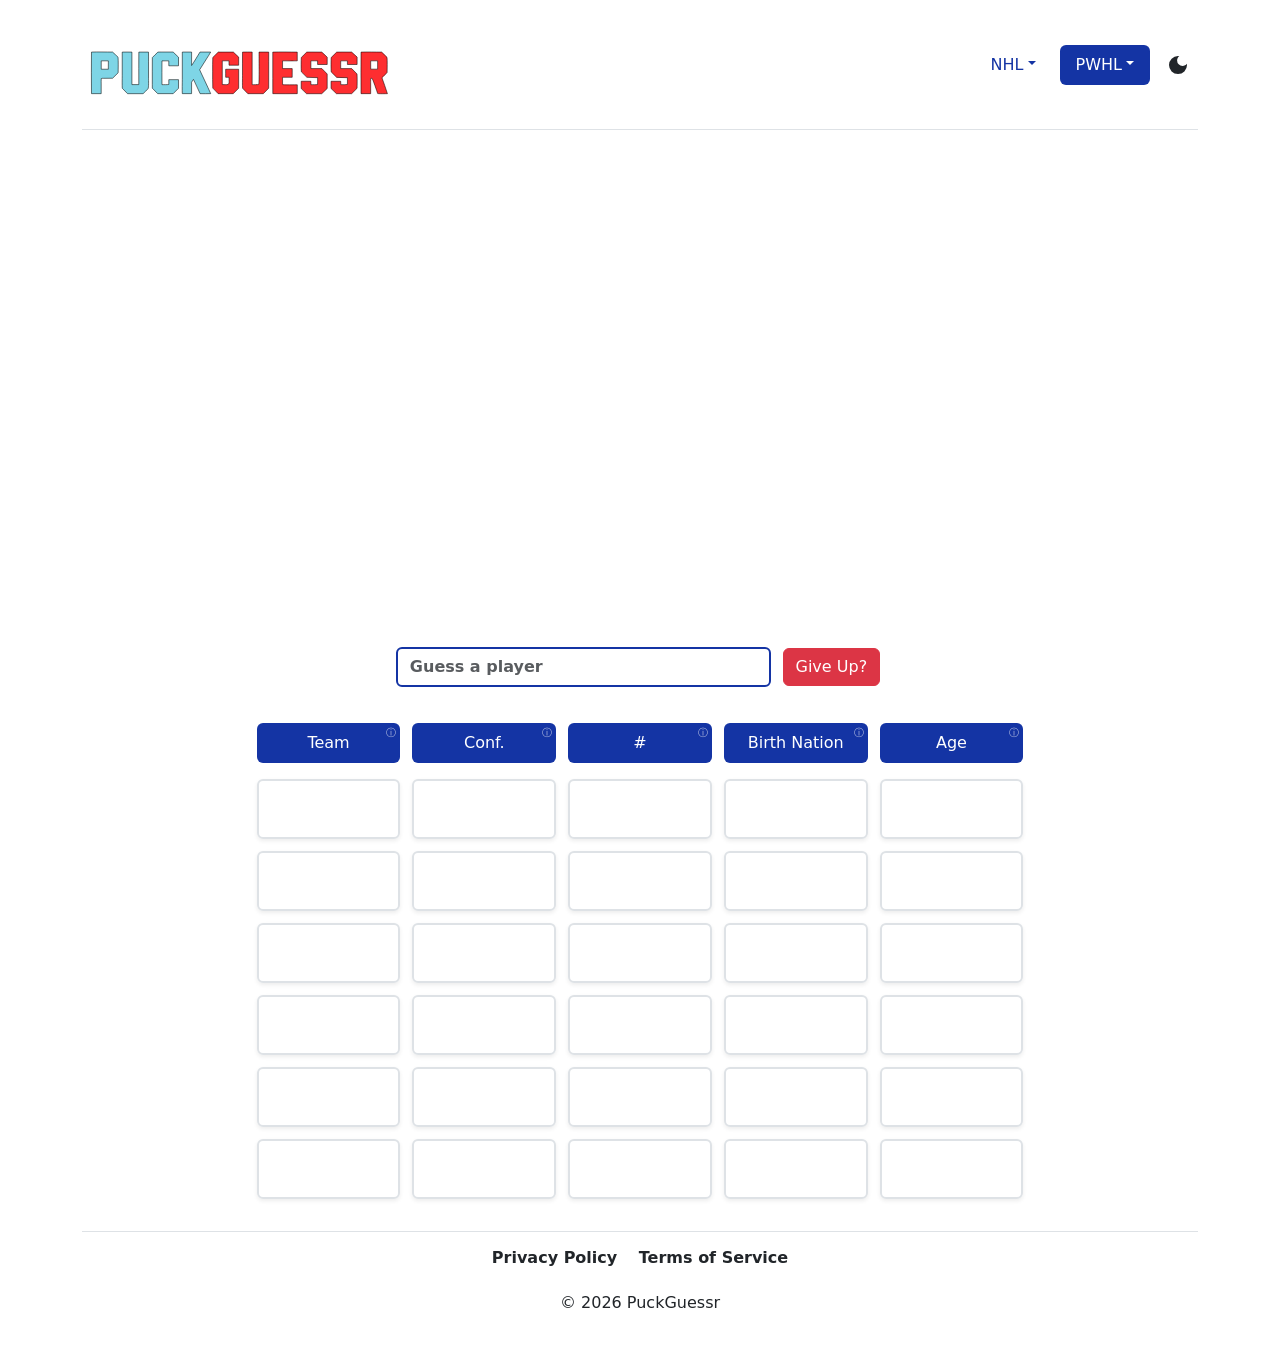
<file: pwhl-daily.html>
<!DOCTYPE html>
<html lang="en">

<head>
    <!-- Load dark mode preference to prevent flashing -->
    <script>

        // Check if the user has a preference for dark mode by default/from a previous visit
        const userPreference = window.matchMedia("(prefers-color-scheme: dark)").matches;
        const isDarkModeOn = localStorage.getItem("darkmode")

        if (isDarkModeOn === "active" || (userPreference && isDarkModeOn === null)) {
            document.documentElement.setAttribute("data-bs-theme", "dark");
        } else {
            document.documentElement.setAttribute("data-bs-theme", "light");
        }
    </script>
    <style>
        .darkmode body {
            background: #222;
        }

        .darkmode .light-only {
            display: none;
        }

        html:not(.darkmode) .dark-only {
            display: none;
        }
    </style>
    <meta charset="UTF-8">
    <meta name="viewport" content="width=device-width, initial-scale=1.0">
    <title>PuckGuessr: Daily PWHL Hockey Player Guessing Game</title>

    <!-- Link preview information -->
    <meta name="description" content="Guess which hockey player is shooting the puck in daily and endless modes!">
    <meta property="og:title" content="PuckGuessr: Daily PWHL Hockey Player Guessing Game">
    <meta property="og:site_name" content="PuckGuessr">
    <meta property="og:description" content="Guess which hockey player is shooting the puck in daily and endless modes!">
    <meta property="og:image" content="https://puckguessr.com/images/thumbnail.png">
    <meta property="og:image:width" content="1200">
    <meta property="og:image:height" content="630">
    <meta property="og:url" content="https://puckguessr.com/pwhl-daily">
    <meta property="og:type" content="website">
    <meta name="twitter:card" content="summary_large_image">
    
    <!-- Bootstrap CSS -->
    <link href="https://cdn.jsdelivr.net/npm/bootstrap@5.3.3/dist/css/bootstrap.min.css" rel="stylesheet">

    <link rel="stylesheet" href="css/style.css">

    <!-- Favicon -->
    <link rel="icon" type="image/svg+xml" href="images/favicon.svg" sizes="any">
</head>

<body>
    <!-- Header -->
    <div class="container">
        <header class="d-flex flex-wrap justify-content-center py-3 border-bottom">

            <!-- Logo -->
            <a href="pwhl-daily.html"
                class="d-flex align-items-center mb-3 mb-md-0 me-md-auto link-body-emphasis text-decoration-none mx-2"
                style="margin-top: 17px;">
                <img src="images/logo.svg" alt="Logo" width="300" height="80" />
            </a>

            <!-- Navigation Bar -->
            <div class="d-flex align-items-center">
                <ul class="nav nav-pills">
                    <li class="nav-item dropdown">
                        <a href="#" class="nav-link dropdown-toggle ms-0" data-bs-toggle="dropdown" aria-expanded="false">NHL</a>
                        <ul class="dropdown-menu league-dropdown">
                            <li><a class="dropdown-item" href="index.html">Daily</a></li>
                            <li><a class="dropdown-item" href="endless.html">Endless</a></li>
                        </ul>
                    </li>
                    <li class="nav-item dropdown">
                        <a href="#" class="nav-link dropdown-toggle active" data-bs-toggle="dropdown" aria-expanded="false" aria-current="page">PWHL</a>
                        <ul class="dropdown-menu league-dropdown">
                            <li><a class="dropdown-item active" href="pwhl-daily.html">Daily</a></li>
                            <li><a class="dropdown-item" href="pwhl-endless.html">Endless</a></li>
                        </ul>
                    </li>
                </ul>

                <!-- Dark mode toggle button -->
                <button id="theme-switch" class="btn border-0 p-0 d-flex justify-content-center align-items-center"
                    style="height: 40px; width: 40px; border-radius: 50%; margin-left: 8px;">
                    <!-- Sun icon -->
                    <svg xmlns="http://www.w3.org/2000/svg" height="24px" viewBox="0 -960 960 960" width="24px">
                        <path
                            d="M480-120q-150 0-255-105T120-480q0-150 105-255t255-105q14 0 27.5 1t26.5 3q-41 29-65.5 75.5T444-660q0 90 63 153t153 63q55 0 101-24.5t75-65.5q2 13 3 26.5t1 27.5q0 150-105 255T480-120Z" />
                    </svg>
                    <!-- Moon icon -->
                    <svg xmlns="http://www.w3.org/2000/svg" height="24px" viewBox="0 -960 960 960" width="24px">
                        <path
                            d="M480-280q-83 0-141.5-58.5T280-480q0-83 58.5-141.5T480-680q83 0 141.5 58.5T680-480q0 83-58.5 141.5T480-280ZM200-440H40v-80h160v80Zm720 0H760v-80h160v80ZM440-760v-160h80v160h-80Zm0 720v-160h80v160h-80ZM256-650l-101-97 57-59 96 100-52 56Zm492 496-97-101 53-55 101 97-57 59Zm-98-550 97-101 59 57-100 96-56-52ZM154-212l101-97 55 53-97 101-59-57Z" />
                    </svg>
                </button>
            </div>
        </header>
    </div>
    <!-- First visit modal -->
    <div class="modal fade" id="first-visit-info" tabindex="-1" aria-labelledby="first-visit-label" aria-hidden="true">
        <div class="modal-dialog">
            <div class="modal-content">
                <div class="modal-header">
                    <h5 class="modal-title" id="first-visit-label">🏒 Welcome to PuckGuessr!</h5>
                    <button type="button" class="btn-close" data-bs-dismiss="modal" aria-label="Close"></button>
                </div>
                <div class="modal-body">
                    <p>Your objective is to guess which active PWHL player is shooting the puck.</p>
                    <p>Each guess will help you narrow down the correct answer as you play!</p>
                    <p class="mb-1">Click the column headers above your guesses (e.g. "Age") to get more information on what the colours mean.</p>
                </div>
                <div class="modal-footer">
                    <button type="button" class="btn btn-secondary" data-bs-dismiss="modal">Close</button>
                </div>
            </div>
        </div>
    </div>
    <!-- Show original video, mask video, and source -->
    <div class="d-flex justify-content-center align-items-center">
        <div class="d-flex flex-column align-items-center text-center" style="max-width: 889px; width: 90%;">
            <video id="mask-vid" class="w-100" style="max-width: 100%;" height="500" autoplay loop muted
                playsinline></video>
            <video id="org-vid" class="d-none w-100" style="max-width: 100%;" height="500" autoplay loop muted
                playsinline></video>
            <h6 id="video-source" class="link-body-emphasis d-none">Video sourced from <a id="video-source-link"
                    target="_blank" href="#"></a></h6>
            <button type="button" id="swap-video-btn" class="win-loss-btn btn btn-dark d-none px-sm-3 px-md-5">
                🎥 Swap Video
            </button>
        </div>
    </div>
    <!-- Correct guess alert -->
    <div id="win-alert-container" class="d-flex justify-content-center mb-0">
        <div id="win-alert" class="alert alert-success d-none col-lg-4 col-md-6 col-10 mb-0" role="alert">
            <h4 class="win-loss-message text-center mb-1">🚨 Bar down!</h4>
            <h5 class="text-center" id="win-answer"></h5>
            <a href="pwhl-endless.html" class="win-loss-btn btn btn-dark w-50 mt-2 mx-auto d-block text-center">
                ▶️ Play Endless
            </a>
            <!-- Toggle sharable result -->
            <button type="button" class="win-loss-btn share-result-btn btn btn-dark mx-auto d-block text-center my-2"
                data-bs-toggle="modal" data-bs-target="#share-result-win">
                🔗 Share Result
            </button>
            <p class="streak-text text-center mt-3 mb-1 d-none"></p>
        </div>
    </div>
    <!-- Sharable result for win -->
    <div class="modal fade" id="share-result-win" tabindex="-1" aria-labelledby="share-result-label" aria-hidden="true">
        <div class="modal-dialog">
            <div class="modal-content">
                <div class="modal-header">
                    <h5 class="modal-title" id="share-result-win-label">Share Result</h5>
                    <button type="button" class="btn-close" data-bs-dismiss="modal" aria-label="Close"></button>
                </div>
                <div class="modal-body">
                    ...
                </div>
                <div class="modal-footer">
                    <button type="button" class="btn btn-secondary" data-bs-dismiss="modal">Close</button>
                    <button type="button" class="btn btn-primary colour-changing border-0" id="copy-win-btn">Copy</button>
                </div>
            </div>
        </div>
    </div>
    <!-- Loss alert -->
    <div id="loss-alert-container" class="d-flex justify-content-center mb-0">
        <div id="loss-alert" class="alert alert-danger d-none col-lg-4 col-md-6 col-10 mb-0" role="alert">
            <h4 class="win-loss-message text-center mb-1">Missed the net by a mile!</h4>
            <h5 class="text-center" id="loss-answer"></h5>
            <a href="pwhl-endless.html" class="win-loss-btn btn btn-dark w-50 mt-2 mx-auto d-block text-center">
                ▶️ Play Endless
            </a>
            <!-- Toggle sharable result -->
            <button type="button" class="win-loss-btn share-result-btn btn btn-dark mx-auto d-block text-center my-2"
                data-bs-toggle="modal" data-bs-target="#share-result-loss">
                🔗 Share Result
            </button>
            <p class="streak-text text-center mt-3 mb-1 d-none"></p>
        </div>
    </div>
    <!-- Sharable result for loss -->
    <div class="modal fade" id="share-result-loss" tabindex="-1" aria-labelledby="share-result-label"
        aria-hidden="true">
        <div class="modal-dialog">
            <div class="modal-content">
                <div class="modal-header">
                    <h5 class="modal-title" id="share-result-loss-label">Share Result</h5>
                    <button type="button" class="btn-close" data-bs-dismiss="modal" aria-label="Close"></button>
                </div>
                <div class="modal-body">
                    ...
                </div>
                <div class="modal-footer">
                    <button type="button" class="btn btn-secondary" data-bs-dismiss="modal">Close</button>
                    <button type="button" class="btn btn-primary colour-changing" id="copy-loss-btn">Copy</button>
                </div>
            </div>
        </div>
    </div>
    <!-- Create player input form -->
    <div class="container">
        <form class="form" autocomplete="off" id="player-form">
            <div class="row justify-content-center align-items-center g-2" style="margin-bottom: 24px;">
                <div class="col-lg-4 col-6 px-0 position-relative">
                    <input class="form-control" type="text" id="player-input" name="player" placeholder="Guess a player"
                        autocomplete="off">
                    <!-- Player dropdown menu -->
                    <ul id="player-dropdown" class="dropdown-menu shadow-sm"></ul>
                </div>
                <!-- Forfeit UI -->
                <div class="col-auto ms-2">
                    <button id="start-forfeit" type="button" class="btn btn-danger" data-bs-toggle="modal"
                        data-bs-target="#forfeit-modal">
                        Give Up?
                    </button>
                </div>
                <div class="modal fade" id="forfeit-modal" tabindex="-1" role="dialog"
                    aria-labelledby="forfeit-modal-label" aria-hidden="true">
                    <div class="modal-dialog" role="document">
                        <div class="modal-content">
                            <div class="modal-header">
                                <h5 class="modal-title fw-bold" id="forfeit-modal-label">Are you sure?</h5>
                                <button type="button" class="btn-close" data-bs-dismiss="modal"
                                    aria-label="Close"></button>
                            </div>
                            <div class="modal-body">
                                The game will end if you forfeit!
                            </div>
                            <div class="modal-footer">
                                <button type="button" class="btn btn-secondary" data-bs-dismiss="modal">Close</button>
                                <button id="give-up" type="button" class="btn btn-danger"
                                    data-bs-dismiss="modal">Confirm</button>
                            </div>
                        </div>
                    </div>
                </div>
            </div>
        </form>
    </div>
    <div class="container-fluid text-center my-3">
        <div class="row justify-content-center">
            <!-- Outer wrapper controlling grid width across screen breakpoints -->
            <div class="col-11 col-md-9 col-lg-7 col-xxl-5 px-3">
                <!-- Headers -->
               <div class="row row-cols-5 flex-nowrap justify-content-center my-2 d-flex align-items-stretch g-1">
                    <h6 class="column-headers colour-changing column-tooltip col mb-1 px-1 py-2 rounded mb-0 d-flex align-items-center justify-content-center position-relative"
                        data-bs-placement="top" title="The player's current team.">
                        <span class="position-absolute top-0 end-0 pt-1 pe-1" style="font-size: 0.65rem; line-height: 1; opacity: 0.7;">ⓘ</span>
                        Team
                    </h6>
                    <h6 class="column-headers colour-changing column-tooltip col mb-1 px-1 py-2 rounded mb-0 d-flex align-items-center justify-content-center position-relative"
                        data-bs-placement="top" title="The player's conference.">
                        <span class="position-absolute top-0 end-0 pt-1 pe-1" style="font-size: 0.65rem; line-height: 1; opacity: 0.7;">ⓘ</span>
                        Conf.
                    </h6>
                    <h6 class="column-headers colour-changing column-tooltip col mb-1 px-1 py-2 rounded mb-0 d-flex align-items-center justify-content-center position-relative"
                        data-bs-placement="top" title="The player's number, appears yellow when within 10 of the correct answer.">
                        <span class="position-absolute top-0 end-0 pt-1 pe-1" style="font-size: 0.65rem; line-height: 1; opacity: 0.7;">ⓘ</span>
                        #
                    </h6>
                    <h6 class="column-headers colour-changing column-tooltip col mb-1 px-1 py-2 rounded mb-0 d-flex align-items-center justify-content-center position-relative"
                        data-bs-placement="top" title="The player's country of birth.">
                        <span class="position-absolute top-0 end-0 pt-1 pe-1" style="font-size: 0.65rem; line-height: 1; opacity: 0.7;">ⓘ</span>
                        Birth Nation
                    </h6>
                    <h6 class="column-headers colour-changing column-tooltip col mb-1 px-1 py-2 rounded mb-0 d-flex align-items-center justify-content-center position-relative"
                        data-bs-placement="top" title="The player's age, appears yellow when within 3 of the correct answer.">
                        <span class="position-absolute top-0 end-0 pt-1 pe-1" style="font-size: 0.65rem; line-height: 1; opacity: 0.7;">ⓘ</span>
                        Age
                    </h6>
                </div>
                <!-- Display guess rows -->
                <div id="guess-1">
                    <div class="row row-cols-5 flex-nowrap justify-content-center g-1 my-2">
                        <div class="player-info-1 shadow-sm col border-2 border rounded team"></div>
                        <div class="player-info-1 shadow-sm col border-2 border rounded division"></div>
                        <div class="player-info-1 shadow-sm col border-2 border rounded number"></div>
                        <div class="player-info-1 shadow-sm col border-2 border rounded nation"></div>
                        <div class="player-info-1 shadow-sm col border-2 border rounded age"></div>
                    </div>
                </div>
                <div id="guess-2">
                    <div class="row row-cols-5 flex-nowrap justify-content-center g-1 my-2">
                        <div class="player-info-2 shadow-sm col border-2 border rounded team"></div>
                        <div class="player-info-2 shadow-sm col border-2 border rounded division"></div>
                        <div class="player-info-2 shadow-sm col border-2 border rounded number"></div>
                        <div class="player-info-2 shadow-sm col border-2 border rounded nation"></div>
                        <div class="player-info-2 shadow-sm col border-2 border rounded age"></div>
                    </div>
                </div>
                <div id="guess-3">
                    <div class="row row-cols-5 flex-nowrap justify-content-center g-1 my-2">
                        <div class="player-info-3 shadow-sm col border-2 border rounded team"></div>
                        <div class="player-info-3 shadow-sm col border-2 border rounded division"></div>
                        <div class="player-info-3 shadow-sm col border-2 border rounded number"></div>
                        <div class="player-info-3 shadow-sm col border-2 border rounded nation"></div>
                        <div class="player-info-3 shadow-sm col border-2 border rounded age"></div>
                    </div>
                </div>
                <div id="guess-4">
                    <div class="row row-cols-5 flex-nowrap justify-content-center g-1 my-2">
                        <div class="player-info-4 shadow-sm col border-2 border rounded team"></div>
                        <div class="player-info-4 shadow-sm col border-2 border rounded division"></div>
                        <div class="player-info-4 shadow-sm col border-2 border rounded number"></div>
                        <div class="player-info-4 shadow-sm col border-2 border rounded nation"></div>
                        <div class="player-info-4 shadow-sm col border-2 border rounded age"></div>
                    </div>
                </div>
                <div id="guess-5">
                    <div class="row row-cols-5 flex-nowrap justify-content-center g-1 my-2">
                        <div class="player-info-5 shadow-sm col border-2 border rounded team"></div>
                        <div class="player-info-5 shadow-sm col border-2 border rounded division"></div>
                        <div class="player-info-5 shadow-sm col border-2 border rounded number"></div>
                        <div class="player-info-5 shadow-sm col border-2 border rounded nation"></div>
                        <div class="player-info-5 shadow-sm col border-2 border rounded age"></div>
                    </div>
                </div>
                <div id="guess-6">
                    <div class="row row-cols-5 flex-nowrap justify-content-center g-1 my-2">
                        <div class="player-info-6 shadow-sm col border-2 border rounded team"></div>
                        <div class="player-info-6 shadow-sm col border-2 border rounded division"></div>
                        <div class="player-info-6 shadow-sm col border-2 border rounded number"></div>
                        <div class="player-info-6 shadow-sm col border-2 border rounded nation"></div>
                        <div class="player-info-6 shadow-sm col border-2 border rounded age"></div>
                    </div>
                </div>
            </div>
        </div>
    </div>
    <!-- Footer -->
    <div class="container">
        <footer class="d-flex flex-column justify-content-center align-items-center py-3 mt-4 border-top">
            <h6 class="mb-4">
                <strong>
                    <a href="privacy-policy.html" style="text-decoration: none; color: inherit;">Privacy Policy</a>&emsp;
                    <a href="terms-of-service.html" style="text-decoration: none; color: inherit;">Terms of Service</a>
                </strong>
            </h6>
            <p>© <script>document.write(new Date().getFullYear())</script> PuckGuessr</p> <!-- Get current year for copyright -->
        </footer>
    </div>

    <!-- Bootstrap js -->
    <script src="https://cdn.jsdelivr.net/npm/bootstrap@5.3.3/dist/js/bootstrap.bundle.min.js"></script>

    <script>
        window.gameMode = "daily";
        window.league = "pwhl";

        // Switch between local videos root and Cloudflare
        const isLocal = window.location.hostname === "localhost" || window.location.hostname === "127.0.0.1";
        window.PUBLIC_R2_URL = isLocal ? "" : "https://media.puckguessr.com";

        // Load information for the user's first visit
        document.addEventListener("DOMContentLoaded", function() {
            if (!localStorage.getItem("has_visited_puckguessr")) {
                const firstVisitModal = new bootstrap.Modal(document.getElementById("first-visit-info"));
                firstVisitModal.show(); // Display modal
                localStorage.setItem("has_visited_puckguessr", "true"); // Prevent modal from showing in future visits
            }
        });
    </script>

    <!-- Load js files -->
    <script src="js/theme-logic.js"></script>
    <script type="module" src="js/game-logic.js"></script>
</body>

</html>
</file>
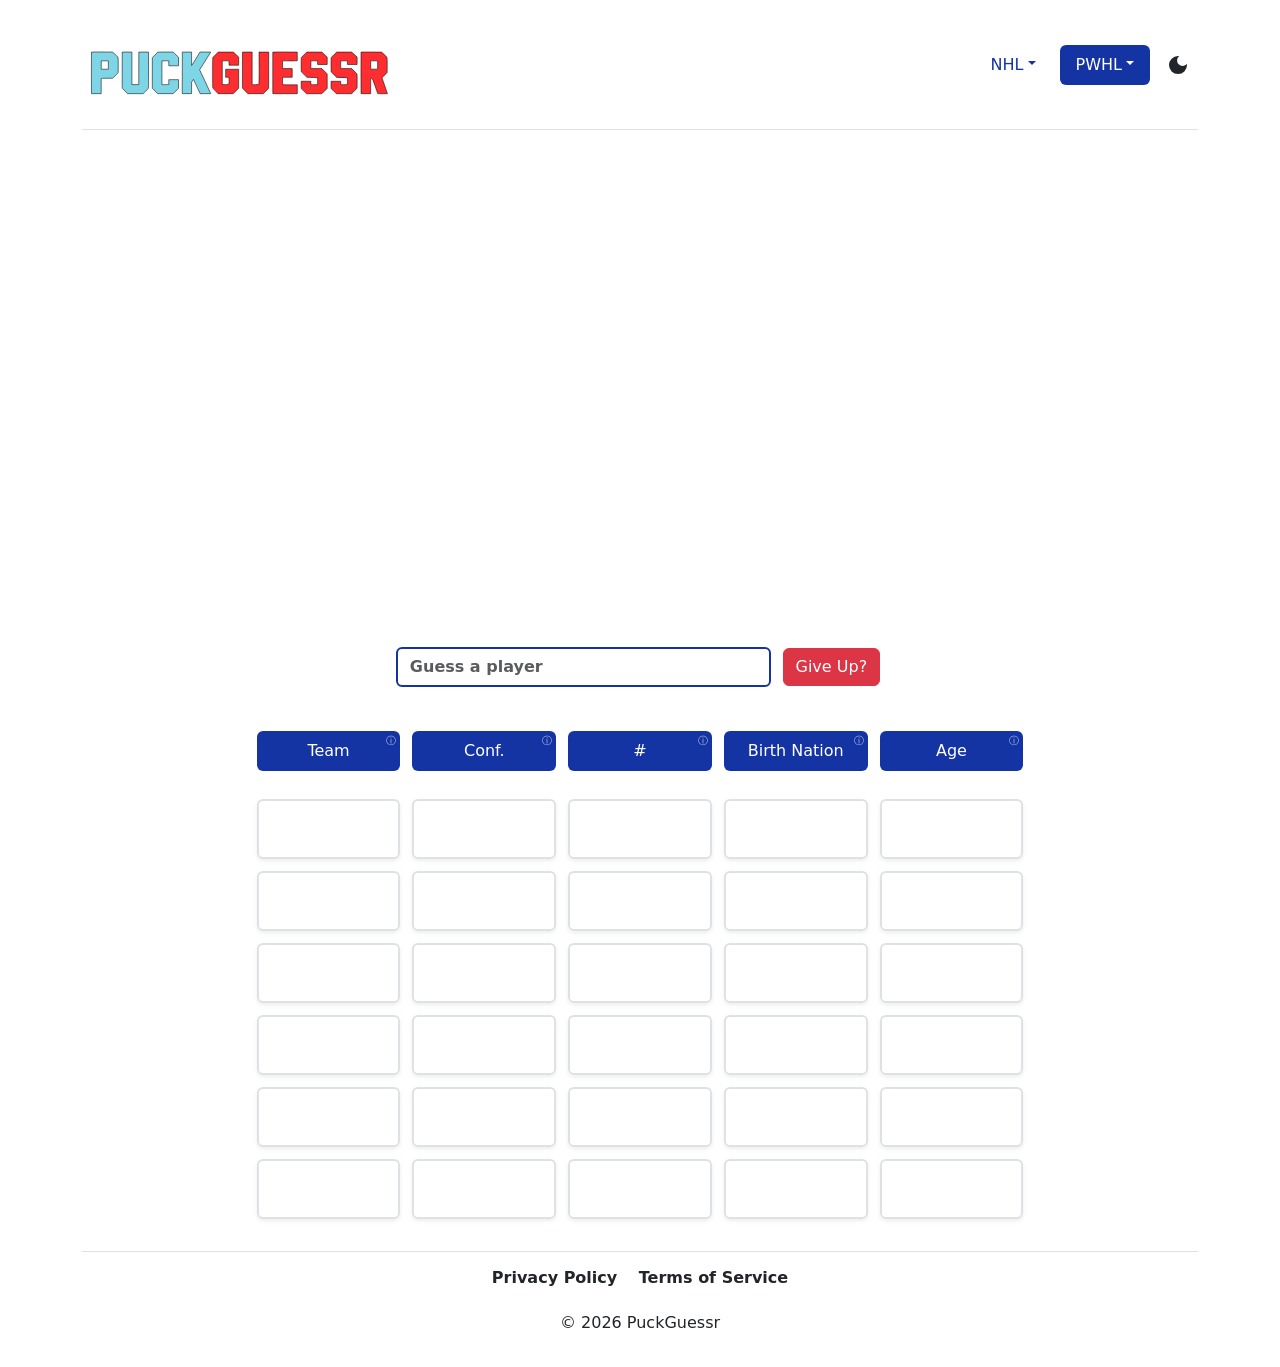
<file: pwhl-endless.html>
<!DOCTYPE html>
<html lang="en">
<head>
    <!-- Load dark mode preference to prevent flashing -->
    <script>
        
        // Check if the user has a preference for dark mode by default/from a previous visit
        const userPreference = window.matchMedia("(prefers-color-scheme: dark)").matches;
        const isDarkModeOn = localStorage.getItem("darkmode")

        if (isDarkModeOn === "active" || (userPreference && isDarkModeOn === null)) {
            document.documentElement.setAttribute("data-bs-theme", "dark");
        } else {
            document.documentElement.setAttribute("data-bs-theme", "light");
        }
    </script>
    <style>
        .darkmode body { background: #222; }
        .darkmode .light-only { display: none; }
        html:not(.darkmode) .dark-only { display: none; }
    </style>
    <meta charset="UTF-8">
    <meta name="viewport" content="width=device-width, initial-scale=1.0">
    <title>PuckGuessr: Endless PWHL Hockey Player Guessing Game</title>

    <!-- Link preview information -->
    <meta name="description" content="Guess which hockey player is shooting the puck in daily and endless modes!">
    <meta property="og:title" content="PuckGuessr: Endless PWHL Hockey Player Guessing Game">
    <meta property="og:site_name" content="PuckGuessr">
    <meta property="og:description" content="Guess which hockey player is shooting the puck in daily and endless modes!">
    <meta property="og:image" content="https://puckguessr.com/images/thumbnail.png">
    <meta property="og:image:width" content="1200">
    <meta property="og:image:height" content="630">
    <meta property="og:url" content="https://puckguessr.com/pwhl-endless">
    <meta property="og:type" content="website">
    <meta name="twitter:card" content="summary_large_image">
    
    <!-- Bootstrap CSS -->
    <link href="https://cdn.jsdelivr.net/npm/bootstrap@5.3.3/dist/css/bootstrap.min.css" rel="stylesheet">
    
    <link rel="stylesheet" href="css/style.css">

    <!-- Favicon -->
    <link rel="icon" type="image/svg+xml" href="images/favicon.svg" sizes="any">
</head>
<body>
    <!-- Header -->
    <div class="container">
        <header class="d-flex flex-wrap justify-content-center py-3 border-bottom"> 

            <!-- Logo -->
            <a href="pwhl-daily.html" class="d-flex align-items-center mb-3 mb-md-0 me-md-auto link-body-emphasis text-decoration-none mx-2" style="margin-top: 17px;"> 
                <img src="images/logo.svg" alt="Logo" width="300" height="80"/>
            </a>
            
            <!-- Navigation Bar -->
            <div class="d-flex align-items-center">
                <ul class="nav nav-pills">
                    <li class="nav-item dropdown">
                        <a href="#" class="nav-link dropdown-toggle ms-0" data-bs-toggle="dropdown" aria-expanded="false">NHL</a>
                        <ul class="dropdown-menu league-dropdown">
                            <li><a class="dropdown-item" href="index.html">Daily</a></li>
                            <li><a class="dropdown-item" href="endless.html">Endless</a></li>
                        </ul>
                    </li>
                    <li class="nav-item dropdown">
                        <a href="#" class="nav-link dropdown-toggle active" data-bs-toggle="dropdown" aria-expanded="false" aria-current="page">PWHL</a>
                        <ul class="dropdown-menu league-dropdown">
                            <li><a class="dropdown-item" href="pwhl-daily.html">Daily</a></li>
                            <li><a class="dropdown-item active" href="pwhl-endless.html">Endless</a></li>
                        </ul>
                    </li>
                </ul>
                
                <!-- Dark mode toggle button -->
                <button id="theme-switch" class="btn border-0 p-0 d-flex justify-content-center align-items-center" style="height: 40px; width: 40px; border-radius: 50%; margin-left: 8px;">
                    <!-- Sun icon -->
                    <svg xmlns="http://www.w3.org/2000/svg" height="24px" viewBox="0 -960 960 960" width="24px"><path d="M480-120q-150 0-255-105T120-480q0-150 105-255t255-105q14 0 27.5 1t26.5 3q-41 29-65.5 75.5T444-660q0 90 63 153t153 63q55 0 101-24.5t75-65.5q2 13 3 26.5t1 27.5q0 150-105 255T480-120Z"/></svg>
                    <!-- Moon icon -->
                    <svg xmlns="http://www.w3.org/2000/svg" height="24px" viewBox="0 -960 960 960" width="24px"><path d="M480-280q-83 0-141.5-58.5T280-480q0-83 58.5-141.5T480-680q83 0 141.5 58.5T680-480q0 83-58.5 141.5T480-280ZM200-440H40v-80h160v80Zm720 0H760v-80h160v80ZM440-760v-160h80v160h-80Zm0 720v-160h80v160h-80ZM256-650l-101-97 57-59 96 100-52 56Zm492 496-97-101 53-55 101 97-57 59Zm-98-550 97-101 59 57-100 96-56-52ZM154-212l101-97 55 53-97 101-59-57Z"/></svg>
                </button>
            </div>
        </header>
    </div>
    <!-- First visit modal -->
    <div class="modal fade" id="first-visit-info" tabindex="-1" aria-labelledby="first-visit-label" aria-hidden="true">
        <div class="modal-dialog">
            <div class="modal-content">
                <div class="modal-header">
                    <h5 class="modal-title" id="first-visit-label">🏒 Welcome to PuckGuessr!</h5>
                    <button type="button" class="btn-close" data-bs-dismiss="modal" aria-label="Close"></button>
                </div>
                <div class="modal-body">
                    <p>Your objective is to guess which active PWHL player is shooting the puck.</p>
                    <p>Each guess will help you narrow down the correct answer as you play!</p>
                    <p class="mb-1">Click the column headers above your guesses (e.g. "Age") to get more information on what the colours mean.</p>
                </div>
                <div class="modal-footer">
                    <button type="button" class="btn btn-secondary" data-bs-dismiss="modal">Close</button>
                </div>
            </div>
        </div>
    </div>
    <!-- Show original video, mask video, and source -->
    <div class="d-flex justify-content-center align-items-center">
        <div class="d-flex flex-column align-items-center text-center" style="max-width: 889px; width: 90%;">
            <video id="mask-vid" class="w-100" style="max-width: 100%;" height="500" autoplay loop muted playsinline></video>
            <video id="org-vid" class="d-none w-100" style="max-width: 100%;" height="500" autoplay loop muted playsinline></video>
            <h6 id="video-source" class="link-body-emphasis d-none">Video sourced from <a id="video-source-link" target="_blank" href="#"></a></h6>
            <button type="button" id="swap-video-btn" class="win-loss-btn btn btn-dark d-none px-sm-3 px-md-5">
                🎥 Swap Video
            </button>
        </div>
    </div>
    <!-- Correct guess alert -->
    <div id="win-alert-container" class="d-flex justify-content-center mb-0">
        <div id="win-alert" class="alert alert-success d-none col-lg-4 col-md-6 col-10 mb-0" role="alert">
            <h4 class="win-loss-message text-center mb-1">🚨 Bar down!</h4>
            <h5 class="text-center" id="win-answer"></h5>
            <a href="pwhl-endless.html" class="win-loss-btn btn btn-dark w-50 mt-2 mx-auto d-block text-center">
                ▶️ Play Again
            </a>
            <!-- Toggle sharable result -->
            <button type="button" class="win-loss-btn share-result-btn btn btn-dark mx-auto d-block text-center my-2" data-bs-toggle="modal" data-bs-target="#share-result-win">
                🔗 Share Result
            </button>
            <p class="streak-text text-center mt-3 mb-1 d-none"></p>
        </div>
    </div>
    <!-- Sharable result for win -->
    <div class="modal fade" id="share-result-win" tabindex="-1" aria-labelledby="share-result-label" aria-hidden="true">
        <div class="modal-dialog">
            <div class="modal-content">
            <div class="modal-header">
                <h5 class="modal-title" id="share-result-win-label">Share Result</h5>
                <button type="button" class="btn-close" data-bs-dismiss="modal" aria-label="Close"></button>
            </div>
            <div class="modal-body">
                ...
            </div>
            <div class="modal-footer">
                <button type="button" class="btn btn-secondary" data-bs-dismiss="modal">Close</button>
                <button type="button" class="btn btn-primary colour-changing border-0" id="copy-win-btn">Copy</button>
            </div>
            </div>
        </div>
    </div>
    <!-- Loss alert -->
    <div id="loss-alert-container" class="d-flex justify-content-center mb-0">
        <div id="loss-alert" class="alert alert-danger d-none col-lg-4 col-md-6 col-10 mb-0" role="alert">
            <h4 class="win-loss-message text-center mb-1">Missed the net by a mile!</h4>
            <h5 class="text-center" id="loss-answer"></h5>
            <a href="pwhl-endless.html" class="win-loss-btn btn btn-dark w-50 mt-2 mx-auto d-block text-center">
                ▶️ Play Again
            </a>
            <!-- Toggle sharable result -->
            <button type="button" class="win-loss-btn share-result-btn btn btn-dark mx-auto d-block text-center my-2" data-bs-toggle="modal" data-bs-target="#share-result-loss">
                🔗 Share Result
            </button>
            <p class="streak-text text-center mt-3 mb-1 d-none"></p>
        </div>
    </div>
    <!-- Sharable result for loss -->
    <div class="modal fade" id="share-result-loss" tabindex="-1" aria-labelledby="share-result-label" aria-hidden="true">
        <div class="modal-dialog">
            <div class="modal-content">
            <div class="modal-header">
                <h5 class="modal-title" id="share-result-loss-label">Share Result</h5>
                <button type="button" class="btn-close" data-bs-dismiss="modal" aria-label="Close"></button>
            </div>
            <div class="modal-body">
                ...
            </div>
            <div class="modal-footer">
                <button type="button" class="btn btn-secondary" data-bs-dismiss="modal">Close</button>
                <button type="button" class="btn btn-primary colour-changing" id="copy-loss-btn">Copy</button>
            </div>
            </div>
        </div>
    </div>
    <!-- Create player input form -->
    <div class="container">
        <form class="form" autocomplete="off" id="player-form">
            <div class="row justify-content-center align-items-center g-2" style="margin-bottom: 24px;">
                <div class="col-lg-4 col-6 px-0 position-relative">
                    <input class="form-control" type="text" id="player-input" name="player" placeholder="Guess a player" autocomplete="off">
                    <!-- Player dropdown menu -->
                    <ul id="player-dropdown" class="dropdown-menu shadow-sm"></ul>
                </div>
                <!-- Forfeit UI -->
                <div class="col-auto ms-2">
                    <button id="start-forfeit" type="button" class="btn btn-danger" data-bs-toggle="modal" data-bs-target="#forfeit-modal">
                        Give Up?
                    </button>
                </div>
                <div class="modal fade" id="forfeit-modal" tabindex="-1" role="dialog" aria-labelledby="forfeit-modal-label" aria-hidden="true">
                    <div class="modal-dialog" role="document">
                        <div class="modal-content">
                            <div class="modal-header">
                                <h5 class="modal-title fw-bold" id="forfeit-modal-label">Are you sure?</h5>
                                <button type="button" class="btn-close" data-bs-dismiss="modal" aria-label="Close"></button>
                            </div>
                            <div class="modal-body">
                                The game will end if you forfeit!
                            </div>
                            <div class="modal-footer">
                                <button type="button" class="btn btn-secondary" data-bs-dismiss="modal">Close</button>
                                <button id="give-up" type="button" class="btn btn-danger" data-bs-dismiss="modal">Confirm</button>
                            </div>
                        </div>
                    </div>
                </div>
            </div>
        </form>
    </div>
    <div class="container-fluid text-center my-3">
        <div class="row justify-content-center">
            <!-- Outer wrapper controlling grid width across screen breakpoints -->
            <div class="col-11 col-md-9 col-lg-7 col-xxl-5 px-3">
                <!-- Headers -->
               <div class="row row-cols-5 flex-nowrap justify-content-center my-3 d-flex align-items-stretch g-1">
                    <h6 class="column-headers colour-changing column-tooltip col mb-2 px-1 py-2 rounded mb-0 d-flex align-items-center justify-content-center position-relative"
                        data-bs-placement="top" title="The player's current team.">
                        <span class="position-absolute top-0 end-0 pt-1 pe-1" style="font-size: 0.65rem; line-height: 1; opacity: 0.7;">ⓘ</span>
                        Team
                    </h6>
                    <h6 class="column-headers colour-changing column-tooltip col mb-2 px-1 py-2 rounded mb-0 d-flex align-items-center justify-content-center position-relative"
                        data-bs-placement="top" title="The player's conference.">
                        <span class="position-absolute top-0 end-0 pt-1 pe-1" style="font-size: 0.65rem; line-height: 1; opacity: 0.7;">ⓘ</span>
                        Conf.
                    </h6>
                    <h6 class="column-headers colour-changing column-tooltip col mb-2 px-1 py-2 rounded mb-0 d-flex align-items-center justify-content-center position-relative"
                        data-bs-placement="top" title="The player's number, appears yellow when within 10 of the correct answer.">
                        <span class="position-absolute top-0 end-0 pt-1 pe-1" style="font-size: 0.65rem; line-height: 1; opacity: 0.7;">ⓘ</span>
                        #
                    </h6>
                    <h6 class="column-headers colour-changing column-tooltip col mb-2 px-1 py-2 rounded mb-0 d-flex align-items-center justify-content-center position-relative"
                        data-bs-placement="top" title="The player's country of birth.">
                        <span class="position-absolute top-0 end-0 pt-1 pe-1" style="font-size: 0.65rem; line-height: 1; opacity: 0.7;">ⓘ</span>
                        Birth Nation
                    </h6>
                    <h6 class="column-headers colour-changing column-tooltip col mb-2 px-1 py-2 rounded mb-0 d-flex align-items-center justify-content-center position-relative"
                        data-bs-placement="top" title="The player's age, appears yellow when within 3 of the correct answer.">
                        <span class="position-absolute top-0 end-0 pt-1 pe-1" style="font-size: 0.65rem; line-height: 1; opacity: 0.7;">ⓘ</span>
                        Age
                    </h6>
                </div>
                <!-- Display guess rows -->
                <div id="guess-1">
                    <div class="row row-cols-5 flex-nowrap justify-content-center g-1 my-2">
                        <div class="player-info-1 shadow-sm col border-2 border rounded team"></div>
                        <div class="player-info-1 shadow-sm col border-2 border rounded division"></div>
                        <div class="player-info-1 shadow-sm col border-2 border rounded number"></div>
                        <div class="player-info-1 shadow-sm col border-2 border rounded nation"></div>
                        <div class="player-info-1 shadow-sm col border-2 border rounded age"></div>
                    </div>
                </div>
                <div id="guess-2">
                    <div class="row row-cols-5 flex-nowrap justify-content-center g-1 my-2">
                        <div class="player-info-2 shadow-sm col border-2 border rounded team"></div>
                        <div class="player-info-2 shadow-sm col border-2 border rounded division"></div>
                        <div class="player-info-2 shadow-sm col border-2 border rounded number"></div>
                        <div class="player-info-2 shadow-sm col border-2 border rounded nation"></div>
                        <div class="player-info-2 shadow-sm col border-2 border rounded age"></div>
                    </div>
                </div>
                <div id="guess-3">
                    <div class="row row-cols-5 flex-nowrap justify-content-center g-1 my-2">
                        <div class="player-info-3 shadow-sm col border-2 border rounded team"></div>
                        <div class="player-info-3 shadow-sm col border-2 border rounded division"></div>
                        <div class="player-info-3 shadow-sm col border-2 border rounded number"></div>
                        <div class="player-info-3 shadow-sm col border-2 border rounded nation"></div>
                        <div class="player-info-3 shadow-sm col border-2 border rounded age"></div>
                    </div>
                </div>
                <div id="guess-4">
                    <div class="row row-cols-5 flex-nowrap justify-content-center g-1 my-2">
                        <div class="player-info-4 shadow-sm col border-2 border rounded team"></div>
                        <div class="player-info-4 shadow-sm col border-2 border rounded division"></div>
                        <div class="player-info-4 shadow-sm col border-2 border rounded number"></div>
                        <div class="player-info-4 shadow-sm col border-2 border rounded nation"></div>
                        <div class="player-info-4 shadow-sm col border-2 border rounded age"></div>
                    </div>
                </div>
                <div id="guess-5">
                    <div class="row row-cols-5 flex-nowrap justify-content-center g-1 my-2">
                        <div class="player-info-5 shadow-sm col border-2 border rounded team"></div>
                        <div class="player-info-5 shadow-sm col border-2 border rounded division"></div>
                        <div class="player-info-5 shadow-sm col border-2 border rounded number"></div>
                        <div class="player-info-5 shadow-sm col border-2 border rounded nation"></div>
                        <div class="player-info-5 shadow-sm col border-2 border rounded age"></div>
                    </div>
                </div>
                <div id="guess-6">
                    <div class="row row-cols-5 flex-nowrap justify-content-center g-1 my-2">
                        <div class="player-info-6 shadow-sm col border-2 border rounded team"></div>
                        <div class="player-info-6 shadow-sm col border-2 border rounded division"></div>
                        <div class="player-info-6 shadow-sm col border-2 border rounded number"></div>
                        <div class="player-info-6 shadow-sm col border-2 border rounded nation"></div>
                        <div class="player-info-6 shadow-sm col border-2 border rounded age"></div>
                    </div>
                </div>
            </div>
        </div>
    </div>
    <!-- Footer -->
    <div class="container">
        <footer class="d-flex flex-column justify-content-center align-items-center py-3 mt-4 border-top">
            <h6 class="mb-4">
                <strong>
                    <a href="privacy-policy.html" style="text-decoration: none; color: inherit;">Privacy Policy</a>&emsp;
                    <a href="terms-of-service.html" style="text-decoration: none; color: inherit;">Terms of Service</a>
                </strong>
            </h6>
            <p>© <script>document.write(new Date().getFullYear())</script> PuckGuessr</p> <!-- Get current year for copyright -->
        </footer>
    </div>

    <!-- Bootstrap js -->
    <script src="https://cdn.jsdelivr.net/npm/bootstrap@5.3.3/dist/js/bootstrap.bundle.min.js"></script>

    <script>
        window.gameMode = "endless"; 
        window.league = "pwhl";
        
        // Switch between local videos root and Cloudflare
        const isLocal = window.location.hostname === "localhost" || window.location.hostname === "127.0.0.1";
        window.PUBLIC_R2_URL = isLocal ? "" : "https://media.puckguessr.com";

        // Load information for the user's first visit
        document.addEventListener("DOMContentLoaded", function() {
            if (!localStorage.getItem("has_visited_puckguessr")) {
                const firstVisitModal = new bootstrap.Modal(document.getElementById("first-visit-info"));
                firstVisitModal.show(); // Display modal
                localStorage.setItem("has_visited_puckguessr", "true"); // Prevent modal from showing in future visits
            }
        });
    </script>

    <!-- Load js files -->
    <script src="js/theme-logic.js"></script>
    <script type="module" src="js/game-logic.js"></script>
</body>
</html>
</file>
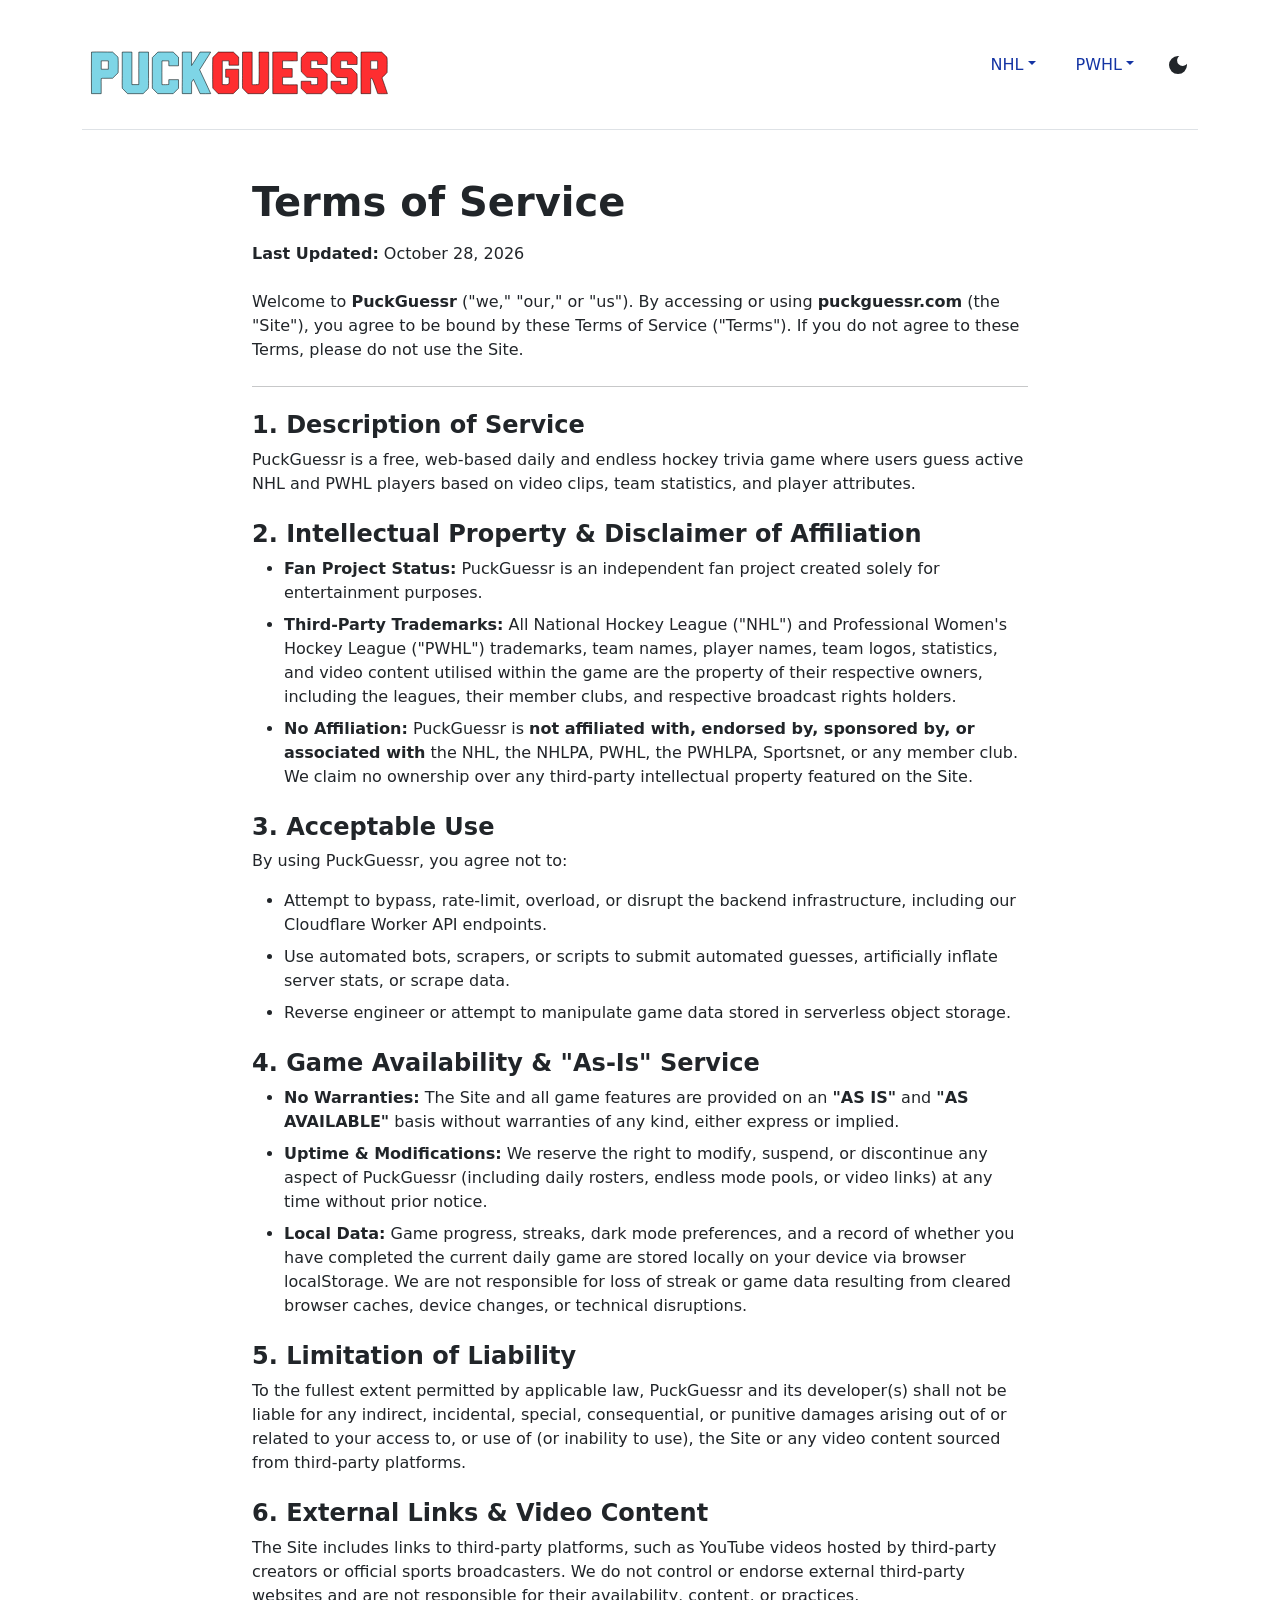
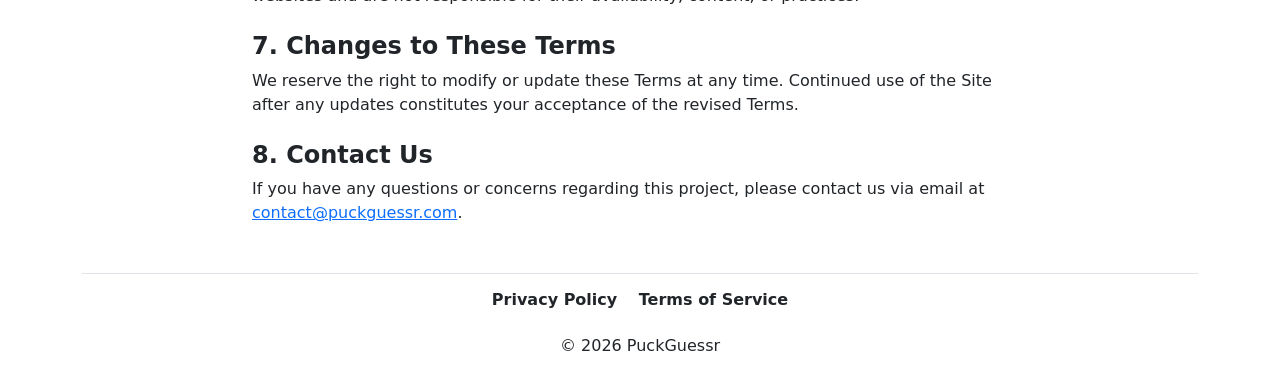
<file: terms-of-service.html>
<!DOCTYPE html>
<html lang="en">
<head>
    <!-- Load dark mode preference to prevent flashing -->
    <script>
        
        // Check if the user has a preference for dark mode by default/from a previous visit
        const userPreference = window.matchMedia("(prefers-color-scheme: dark)").matches;
        const isDarkModeOn = localStorage.getItem("darkmode")

        if (isDarkModeOn === "active" || (userPreference && isDarkModeOn === null)) {
            document.documentElement.setAttribute("data-bs-theme", "dark");
        } else {
            document.documentElement.setAttribute("data-bs-theme", "light");
        }
    </script>
    <style>
        .darkmode body { background: #222; }
        .darkmode .light-only { display: none; }
        html:not(.darkmode) .dark-only { display: none; }
    </style>
    <meta charset="UTF-8">
    <meta name="viewport" content="width=device-width, initial-scale=1.0">
    <title>Terms of Service | PuckGuessr</title>

    <!-- Link preview information -->
    <meta name="description" content="Guess which hockey player is shooting the puck in daily and endless modes!">
    <meta property="og:title" content="Terms of Service | PuckGuessr">
    <meta property="og:site_name" content="PuckGuessr">
    <meta property="og:description" content="Guess which hockey player is shooting the puck in daily and endless modes!">
    <meta property="og:image" content="https://puckguessr.com/images/thumbnail.png">
    <meta property="og:image:width" content="1200">
    <meta property="og:image:height" content="630">
    <meta property="og:url" content="https://puckguessr.com/terms-of-service">
    <meta property="og:type" content="website">
    <meta name="twitter:card" content="summary_large_image">

    <!-- Bootstrap CSS -->
    <link href="https://cdn.jsdelivr.net/npm/bootstrap@5.3.3/dist/css/bootstrap.min.css" rel="stylesheet">
    
    <link rel="stylesheet" href="css/style.css">

    <!-- Favicon -->
    <link rel="icon" type="image/svg+xml" href="images/favicon.svg" sizes="any">
</head>
<body>
    <!-- Header -->
    <div class="container">
        <header class="d-flex flex-wrap justify-content-center py-3 border-bottom"> 

            <!-- Logo -->
            <a href="/" class="d-flex align-items-center mb-3 mb-md-0 me-md-auto link-body-emphasis text-decoration-none mx-2" style="margin-top: 17px;"> 
                <img src="images/logo.svg" alt="Logo" width="300" height="80"/>
            </a>
            
            <!-- Navigation Bar -->
            <div class="d-flex align-items-center">
                <ul class="nav nav-pills">
                    <li class="nav-item dropdown">
                        <a href="#" class="nav-link dropdown-toggle ms-0" data-bs-toggle="dropdown" aria-expanded="false">NHL</a>
                        <ul class="dropdown-menu league-dropdown">
                            <li><a class="dropdown-item" href="index.html">Daily</a></li>
                            <li><a class="dropdown-item" href="endless.html">Endless</a></li>
                        </ul>
                    </li>
                    <li class="nav-item dropdown">
                        <a href="#" class="nav-link dropdown-toggle" data-bs-toggle="dropdown" aria-expanded="false">PWHL</a>
                        <ul class="dropdown-menu league-dropdown">
                            <li><a class="dropdown-item" href="pwhl-daily.html">Daily</a></li>
                            <li><a class="dropdown-item" href="pwhl-endless.html">Endless</a></li>
                        </ul>
                    </li>
                </ul>
                
                <!-- Dark mode toggle button -->
                <button id="theme-switch" class="btn border-0 p-0 d-flex justify-content-center align-items-center" style="height: 40px; width: 40px; border-radius: 50%; margin-left: 8px;">
                    <!-- Sun icon -->
                    <svg xmlns="http://www.w3.org/2000/svg" height="24px" viewBox="0 -960 960 960" width="24px"><path d="M480-120q-150 0-255-105T120-480q0-150 105-255t255-105q14 0 27.5 1t26.5 3q-41 29-65.5 75.5T444-660q0 90 63 153t153 63q55 0 101-24.5t75-65.5q2 13 3 26.5t1 27.5q0 150-105 255T480-120Z"/></svg>
                    <!-- Moon icon -->
                    <svg xmlns="http://www.w3.org/2000/svg" height="24px" viewBox="0 -960 960 960" width="24px"><path d="M480-280q-83 0-141.5-58.5T280-480q0-83 58.5-141.5T480-680q83 0 141.5 58.5T680-480q0 83-58.5 141.5T480-280ZM200-440H40v-80h160v80Zm720 0H760v-80h160v80ZM440-760v-160h80v160h-80Zm0 720v-160h80v160h-80ZM256-650l-101-97 57-59 96 100-52 56Zm492 496-97-101 53-55 101 97-57 59Zm-98-550 97-101 59 57-100 96-56-52ZM154-212l101-97 55 53-97 101-59-57Z"/></svg>
                </button>
            </div>
        </header>
    </div>
    <!-- ToS -->
    <main class="container my-5" style="max-width: 800px;">
        <h1 class="fw-bold mb-3">Terms of Service</h1>
        <p class="mb-4"><strong>Last Updated:</strong> October 28, 2026</p>

        <p>Welcome to <strong>PuckGuessr</strong> ("we," "our," or "us"). By accessing or using <strong>puckguessr.com</strong> (the "Site"), you agree to be bound by these Terms of Service ("Terms"). If you do not agree to these Terms, please do not use the Site.</p>

        <hr class="my-4">

        <section class="mb-4">
            <h3 class="h4 fw-bold">1. Description of Service</h3>
            <p>PuckGuessr is a free, web-based daily and endless hockey trivia game where users guess active NHL and PWHL players based on video clips, team statistics, and player attributes.</p>
        </section>

        <section class="mb-4">
            <h3 class="h4 fw-bold">2. Intellectual Property & Disclaimer of Affiliation</h3>
            <ul>
                <li class="mb-2"><strong>Fan Project Status:</strong> PuckGuessr is an independent fan project created solely for entertainment purposes.</li>
                <li class="mb-2"><strong>Third-Party Trademarks:</strong> All National Hockey League ("NHL") and Professional Women's Hockey League ("PWHL") trademarks, team names, player names, team logos, statistics, and video content utilised within the game are the property of their respective owners, including the leagues, their member clubs, and respective broadcast rights holders.</li>
                <li class="mb-2"><strong>No Affiliation:</strong> PuckGuessr is <strong>not affiliated with, endorsed by, sponsored by, or associated with</strong> the NHL, the NHLPA, PWHL, the PWHLPA, Sportsnet, or any member club. We claim no ownership over any third-party intellectual property featured on the Site.</li>
            </ul>
        </section>

        <section class="mb-4">
            <h3 class="h4 fw-bold">3. Acceptable Use</h3>
            <p>By using PuckGuessr, you agree not to:</p>
            <ul>
                <li class="mb-2">Attempt to bypass, rate-limit, overload, or disrupt the backend infrastructure, including our Cloudflare Worker API endpoints.</li>
                <li class="mb-2">Use automated bots, scrapers, or scripts to submit automated guesses, artificially inflate server stats, or scrape data.</li>
                <li class="mb-2">Reverse engineer or attempt to manipulate game data stored in serverless object storage.</li>
            </ul>
        </section>

        <section class="mb-4">
            <h3 class="h4 fw-bold">4. Game Availability & "As-Is" Service</h3>
            <ul>
                <li class="mb-2"><strong>No Warranties:</strong> The Site and all game features are provided on an <strong>"AS IS"</strong> and <strong>"AS AVAILABLE"</strong> basis without warranties of any kind, either express or implied.</li>
                <li class="mb-2"><strong>Uptime & Modifications:</strong> We reserve the right to modify, suspend, or discontinue any aspect of PuckGuessr (including daily rosters, endless mode pools, or video links) at any time without prior notice.</li>
                <li class="mb-2"><strong>Local Data:</strong> Game progress, streaks, dark mode preferences, and a record of whether you have completed the current daily game are stored locally on your device via browser localStorage. We are not responsible for loss of streak or game data resulting from cleared browser caches, device changes, or technical disruptions.</li>
            </ul>
        </section>

        <section class="mb-4">
            <h3 class="h4 fw-bold">5. Limitation of Liability</h3>
            <p>To the fullest extent permitted by applicable law, PuckGuessr and its developer(s) shall not be liable for any indirect, incidental, special, consequential, or punitive damages arising out of or related to your access to, or use of (or inability to use), the Site or any video content sourced from third-party platforms.</p>
        </section>

        <section class="mb-4">
            <h3 class="h4 fw-bold">6. External Links & Video Content</h3>
            <p>The Site includes links to third-party platforms, such as YouTube videos hosted by third-party creators or official sports broadcasters. We do not control or endorse external third-party websites and are not responsible for their availability, content, or practices.</p>
        </section>

        <section class="mb-4">
            <h3 class="h4 fw-bold">7. Changes to These Terms</h3>
            <p>We reserve the right to modify or update these Terms at any time. Continued use of the Site after any updates constitutes your acceptance of the revised Terms.</p>
        </section>

        <section class="mb-4">
            <h3 class="h4 fw-bold">8. Contact Us</h3>
            <p>If you have any questions or concerns regarding this project, please contact us via email at <a href="mailto:contact@puckguessr.com" target="_blank" rel="noopener noreferrer">contact@puckguessr.com</a>.</p>
        </section>
    </main>
    <!-- Footer -->
    <div class="container">
        <footer class="d-flex flex-column justify-content-center align-items-center py-3 mt-4 border-top">
            <h6 class="mb-4">
                <strong>
                    <a href="privacy-policy.html" style="text-decoration: none; color: inherit;">Privacy Policy</a>&emsp;
                    <a href="terms-of-service.html" style="text-decoration: none; color: inherit;">Terms of Service</a>
                </strong>
            </h6>
            <p>© <script>document.write(new Date().getFullYear())</script> PuckGuessr</p> <!-- Get current year for copyright -->
        </footer>
    </div>

    <!-- Bootstrap js -->
    <script src="https://cdn.jsdelivr.net/npm/bootstrap@5.3.3/dist/js/bootstrap.bundle.min.js"></script>

    <!-- Load js file -->
    <script src="js/theme-logic.js"></script>
</body>
</html>
</file>
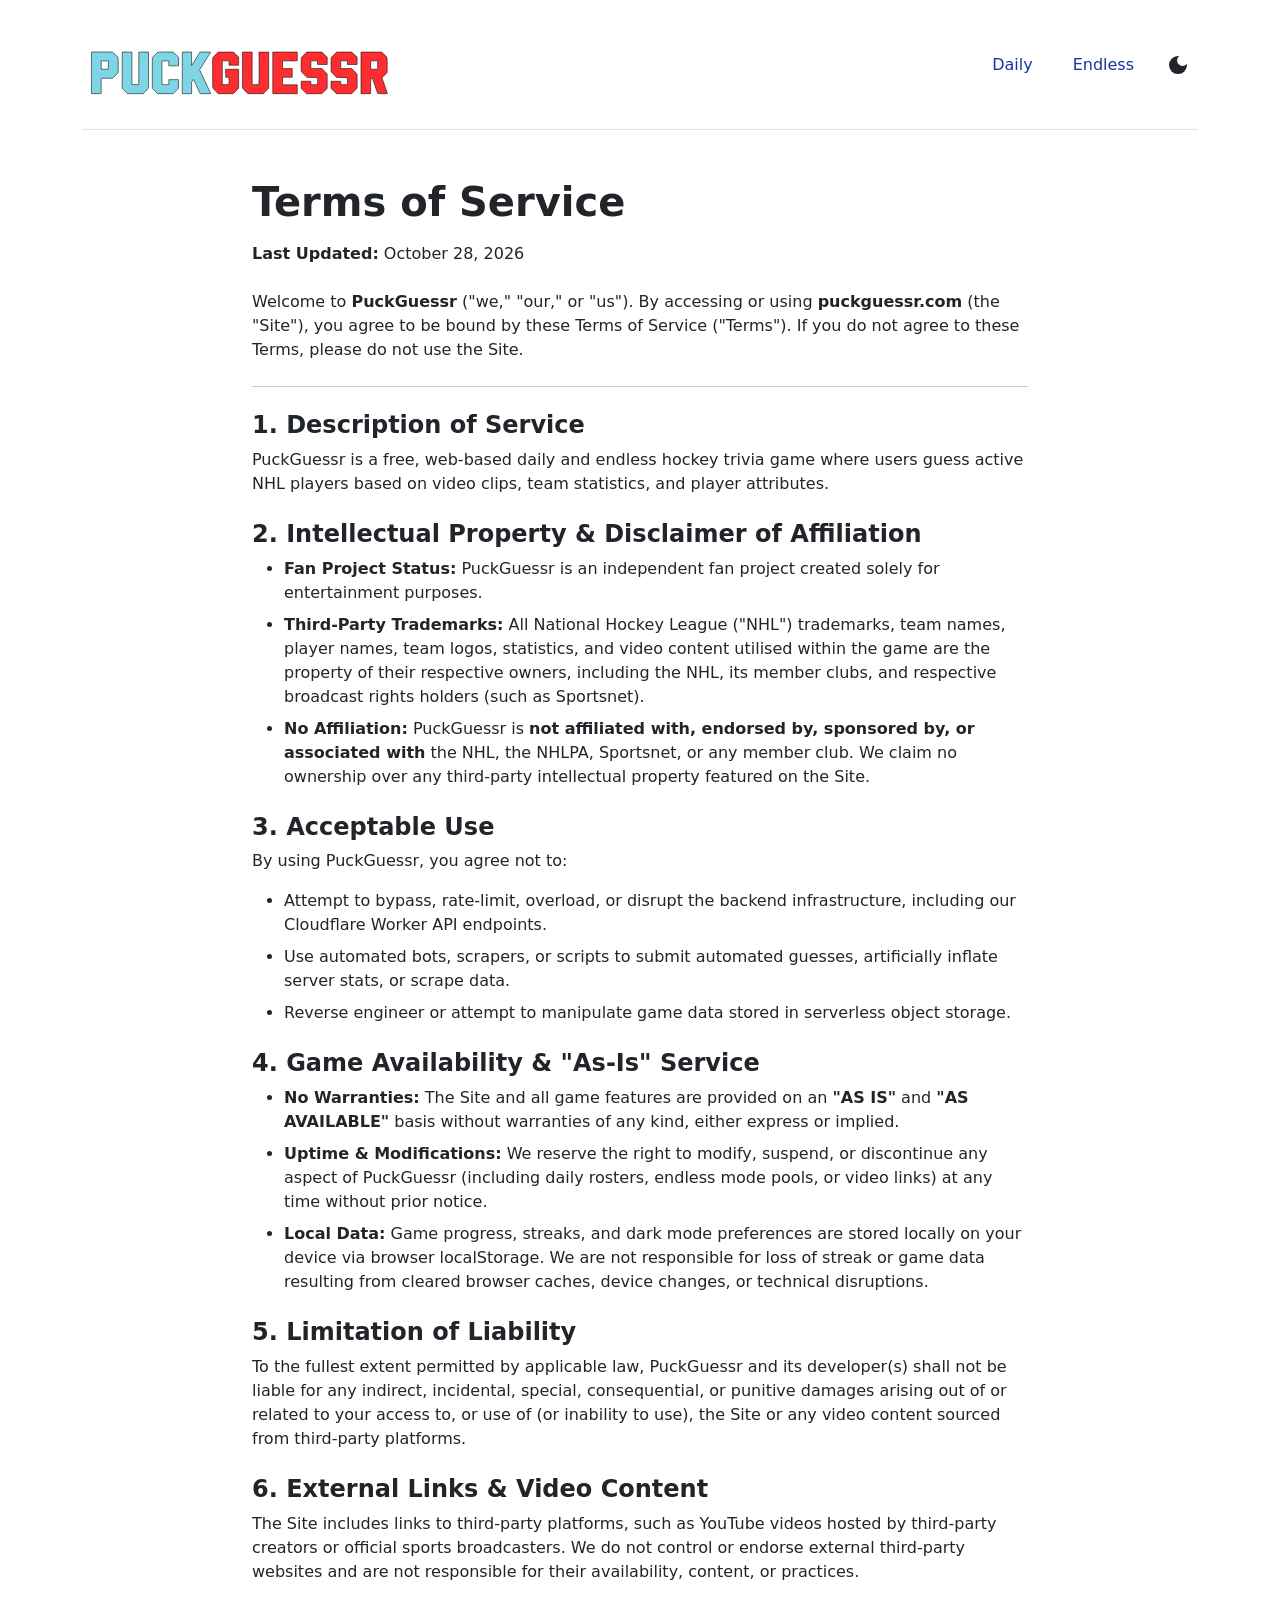
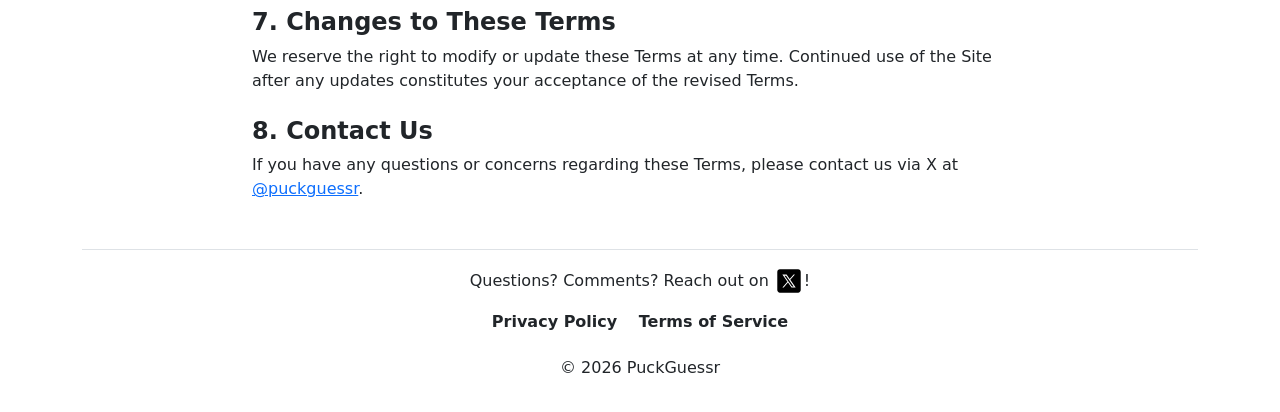
<file: ToS.html>
<!DOCTYPE html>
<html lang="en">
<head>
    <!-- Load dark mode preference to prevent flashing -->
    <script>
        
        // Check if the user has a preference for dark mode by default/from a previous visit
        const userPreference = window.matchMedia("(prefers-color-scheme: dark)").matches;
        const isDarkModeOn = localStorage.getItem("darkmode")

        if (isDarkModeOn === "active" || (userPreference && isDarkModeOn === null)) {
            document.documentElement.setAttribute("data-bs-theme", "dark");
        } else {
            document.documentElement.setAttribute("data-bs-theme", "light");
        }
    </script>
    <style>
        .darkmode body { background: #222; }
        .darkmode .light-only { display: none; }
        html:not(.darkmode) .dark-only { display: none; }
    </style>
    <meta charset="UTF-8">
    <meta name="viewport" content="width=device-width, initial-scale=1.0">
    <title>PuckGuessr</title>

    <!-- Bootstrap CSS -->
    <link href="https://cdn.jsdelivr.net/npm/bootstrap@5.3.3/dist/css/bootstrap.min.css" rel="stylesheet">
    
    <link rel="stylesheet" href="css/style.css">

    <!-- Favicon -->
    <link rel="icon" type="image/svg+xml" href="images/favicon.svg" sizes="any">
</head>
<body>
    <!-- Header -->
    <div class="container">
        <header class="d-flex flex-wrap justify-content-center py-3 border-bottom"> 

            <!-- Logo -->
            <a href="/" class="d-flex align-items-center mb-3 mb-md-0 me-md-auto link-body-emphasis text-decoration-none mx-2" style="margin-top: 17px;"> 
                <img src="images/logo.svg" alt="Logo" width="300" height="80"/>
            </a>
            
            <!-- Navigation Bar -->
            <div class="d-flex align-items-center">
                <ul class="nav nav-pills">
                    <li class="nav-item">
                        <a href="index.html" class="nav-link ms-0">Daily</a>
                    </li>
                    <li class="nav-item">
                        <a href="endless.html" class="nav-link">Endless</a>
                    </li>
                </ul>
                
                <!-- Dark mode toggle button -->
                <button id="theme-switch" class="btn border-0 p-0 d-flex justify-content-center align-items-center" style="height: 40px; width: 40px; border-radius: 50%; margin-left: 8px;">
                    <!-- Sun icon -->
                    <svg xmlns="http://www.w3.org/2000/svg" height="24px" viewBox="0 -960 960 960" width="24px"><path d="M480-120q-150 0-255-105T120-480q0-150 105-255t255-105q14 0 27.5 1t26.5 3q-41 29-65.5 75.5T444-660q0 90 63 153t153 63q55 0 101-24.5t75-65.5q2 13 3 26.5t1 27.5q0 150-105 255T480-120Z"/></svg>
                    <!-- Moon icon -->
                    <svg xmlns="http://www.w3.org/2000/svg" height="24px" viewBox="0 -960 960 960" width="24px"><path d="M480-280q-83 0-141.5-58.5T280-480q0-83 58.5-141.5T480-680q83 0 141.5 58.5T680-480q0 83-58.5 141.5T480-280ZM200-440H40v-80h160v80Zm720 0H760v-80h160v80ZM440-760v-160h80v160h-80Zm0 720v-160h80v160h-80ZM256-650l-101-97 57-59 96 100-52 56Zm492 496-97-101 53-55 101 97-57 59Zm-98-550 97-101 59 57-100 96-56-52ZM154-212l101-97 55 53-97 101-59-57Z"/></svg>
                </button>
            </div>
        </header>
    </div>
    <!-- ToS -->
    <main class="container my-5" style="max-width: 800px;">
        <h1 class="fw-bold mb-3">Terms of Service</h1>
        <p class="mb-4"><strong>Last Updated:</strong> October 28, 2026</p>

        <p>Welcome to <strong>PuckGuessr</strong> ("we," "our," or "us"). By accessing or using <strong>puckguessr.com</strong> (the "Site"), you agree to be bound by these Terms of Service ("Terms"). If you do not agree to these Terms, please do not use the Site.</p>

        <hr class="my-4">

        <section class="mb-4">
            <h3 class="h4 fw-bold">1. Description of Service</h3>
            <p>PuckGuessr is a free, web-based daily and endless hockey trivia game where users guess active NHL players based on video clips, team statistics, and player attributes.</p>
        </section>

        <section class="mb-4">
            <h3 class="h4 fw-bold">2. Intellectual Property & Disclaimer of Affiliation</h3>
            <ul>
                <li class="mb-2"><strong>Fan Project Status:</strong> PuckGuessr is an independent fan project created solely for entertainment purposes.</li>
                <li class="mb-2"><strong>Third-Party Trademarks:</strong> All National Hockey League ("NHL") trademarks, team names, player names, team logos, statistics, and video content utilised within the game are the property of their respective owners, including the NHL, its member clubs, and respective broadcast rights holders (such as Sportsnet).</li>
                <li class="mb-2"><strong>No Affiliation:</strong> PuckGuessr is <strong>not affiliated with, endorsed by, sponsored by, or associated with</strong> the NHL, the NHLPA, Sportsnet, or any member club. We claim no ownership over any third-party intellectual property featured on the Site.</li>
            </ul>
        </section>

        <section class="mb-4">
            <h3 class="h4 fw-bold">3. Acceptable Use</h3>
            <p>By using PuckGuessr, you agree not to:</p>
            <ul>
                <li class="mb-2">Attempt to bypass, rate-limit, overload, or disrupt the backend infrastructure, including our Cloudflare Worker API endpoints.</li>
                <li class="mb-2">Use automated bots, scrapers, or scripts to submit automated guesses, artificially inflate server stats, or scrape data.</li>
                <li class="mb-2">Reverse engineer or attempt to manipulate game data stored in serverless object storage.</li>
            </ul>
        </section>

        <section class="mb-4">
            <h3 class="h4 fw-bold">4. Game Availability & "As-Is" Service</h3>
            <ul>
                <li class="mb-2"><strong>No Warranties:</strong> The Site and all game features are provided on an <strong>"AS IS"</strong> and <strong>"AS AVAILABLE"</strong> basis without warranties of any kind, either express or implied.</li>
                <li class="mb-2"><strong>Uptime & Modifications:</strong> We reserve the right to modify, suspend, or discontinue any aspect of PuckGuessr (including daily rosters, endless mode pools, or video links) at any time without prior notice.</li>
                <li class="mb-2"><strong>Local Data:</strong> Game progress, streaks, and dark mode preferences are stored locally on your device via browser localStorage. We are not responsible for loss of streak or game data resulting from cleared browser caches, device changes, or technical disruptions.</li>
            </ul>
        </section>

        <section class="mb-4">
            <h3 class="h4 fw-bold">5. Limitation of Liability</h3>
            <p>To the fullest extent permitted by applicable law, PuckGuessr and its developer(s) shall not be liable for any indirect, incidental, special, consequential, or punitive damages arising out of or related to your access to, or use of (or inability to use), the Site or any video content sourced from third-party platforms.</p>
        </section>

        <section class="mb-4">
            <h3 class="h4 fw-bold">6. External Links & Video Content</h3>
            <p>The Site includes links to third-party platforms, such as YouTube videos hosted by third-party creators or official sports broadcasters. We do not control or endorse external third-party websites and are not responsible for their availability, content, or practices.</p>
        </section>

        <section class="mb-4">
            <h3 class="h4 fw-bold">7. Changes to These Terms</h3>
            <p>We reserve the right to modify or update these Terms at any time. Continued use of the Site after any updates constitutes your acceptance of the revised Terms.</p>
        </section>

        <section class="mb-4">
            <h3 class="h4 fw-bold">8. Contact Us</h3>
            <p>If you have any questions or concerns regarding these Terms, please contact us via X at <a href="https://x.com/puckguessr" target="_blank" rel="noopener noreferrer">@puckguessr</a>.</p>
        </section>
    </main>
    <!-- Footer -->
    <div class="container">
        <footer class="d-flex flex-column justify-content-center align-items-center py-3 mt-4 border-top">
            <p class="mb-3">Questions? Comments? Reach out on <a href="https://x.com/puckguessr" target="_blank"><img src="images/x.svg" alt="x.com" width="30" height="30"/></a>!</p>
            <h6 class="mb-4">
                <strong>
                    <a href="privacy-policy.html" style="text-decoration: none; color: inherit;">Privacy Policy</a>&emsp;
                    <a href="ToS.html" style="text-decoration: none; color: inherit;">Terms of Service</a>
                </strong>
            </h6>
            <p>© <script>document.write(new Date().getFullYear())</script> PuckGuessr</p> <!-- Get current year for copyright -->
        </footer>
    </div>

    <!-- Bootstrap js -->
    <script src="https://cdn.jsdelivr.net/npm/bootstrap@5.3.3/dist/js/bootstrap.bundle.min.js"></script>

    <!-- Load js file -->
    <script src="js/theme-logic.js"></script>
</body>
</html>
</file>
<file: css/style.css>
[data-bs-theme="dark"] body {
  background-color: #22242a;
}

[data-bs-theme="dark"] [class^="player-info-"] {
  border-color: #C0C0C0 !important;
}

[data-bs-theme="dark"] .colour-changing {
  background-color: #4682B4 !important; 
}

[data-bs-theme="dark"] .form-control {
  border-color: #4682B4 !important; 
}

[data-bs-theme="dark"] .win-loss-btn {
  background-color: white !important;
  color: black !important;
  min-width: 145px !important;
}

[data-bs-theme="dark"] .alert-success {
  background-color: #228B22 !important;
  border-color: #002B00 !important;
  color: #002B00 !important;
}

[data-bs-theme="dark"] .alert-danger {
  background-color: #E55451 !important;
  border-color: #65000B !important;
  color: #65000B !important;
}

[data-bs-theme="dark"] .win-loss-message {
  color: white !important;
}

.win-loss-message {
  color: black !important;
}

[data-bs-theme="dark"] #win-answer {
  color: white;
}

#win-answer {
  color: black;
}

[data-bs-theme="dark"] #loss-answer {
  color: white;
}

#loss-answer {
  color: black;
}

[data-bs-theme="dark"] .streak-text {
  color: white !important;
}

.streak-text {
  color: black !important;
}

.nav-pills .nav-link.active {
  background-color: #1434A4 !important; 
  color: white !important;
}

.nav-pills .nav-link {
  color: #1434A4;
  margin-left: 8px;
}

.nav-pills .nav-link:hover:not(.active) {
  background-color: #1434A4 !important;
  color: white !important;
  opacity: 0.7;
}

.league-dropdown {
  min-width: 100%;
}

.league-dropdown .dropdown-item.active,
.league-dropdown .dropdown-item:active {
  background-color: #1434A4;
  color: white;
}

video {
  max-width: 90%;
  height: auto;
  margin-top: 36px; 
  margin-bottom: 36px;
}

#video-source {
  margin-top: 8px;
  margin-bottom: 12px;
}

#swap-video-btn {
  margin-bottom: 12px;
}

[data-bs-theme="dark"] .nav-pills .nav-link.active {
  background-color: #4682B4 !important; 
  color: white !important;
}

[data-bs-theme="dark"] .nav-pills .nav-link {
  color: #4682B4 !important;
}

[data-bs-theme="dark"] .nav-pills .nav-link:hover:not(.active) {
  background-color: #4682B4 !important;
  color: white !important;
  opacity: 0.7;
}

[data-bs-theme="dark"] .league-dropdown .dropdown-item.active,
[data-bs-theme="dark"] .league-dropdown .dropdown-item:active {
  background-color: #4682B4;
}

#theme-switch svg {
  fill: currentColor;
}

#theme-switch svg:last-child {
  display: none;
}

[data-bs-theme="dark"] #theme-switch svg:first-child {
  display: none;
}

[data-bs-theme="dark"] #theme-switch svg:last-child {
  display: block;
}

[class^="player-info-"] {
  height: 60px;           
  display: flex !important;
  align-items: center;    
  justify-content: center;
  text-align: center;     
  line-height: 1.15;      
  padding: 4px !important;
  font-size: 0.875rem;    
  word-break: break-word; 
  overflow-wrap: anywhere;
  padding-left: 0.15rem !important;
  padding-right: 0.15rem !important;
  margin-left: 6px;
  margin-right: 6px;
  min-width: 60px;
}

[class^="player-info-"] * {
  margin: 0;
  padding: 0;
}

.column-headers {
  margin-left: 6px;
  margin-right: 6px;
  min-width: 60px;
  min-height: 40px;
}

.player-option {
  cursor: pointer;
}

#player-dropdown .dropdown-item.active {
  background-color: #1434A4;
  color: white;
}

[data-bs-theme="dark"] #player-dropdown .dropdown-item.active {
  background-color: #4682B4;
}

.form-control {
  border-color: #1434A4;
  border-width: 2px;
}

.colour-changing {
  background-color: #1434A4; 
  color: white;
}

.form-control::placeholder {
  font-weight: bold;
  opacity: 1;
}

.share-result-btn {
  width: 35%; 
  min-width: 140px !important;
}

@keyframes flip {
  0% {
    transform: scaleY(1);
  }

  50% {
    transform: scaleY(0);
  }

  100% {
    transform: scaleY(1);
  }
}

.flip {
  animation: flip 500ms ease forwards;
}

.account-form {
  background-color: #1434A4;
  border-color: #000000 !important;
}

.account-label {
  color: white;
}

.center-account-form {
    display: flex;
    justify-content: center;
    align-items: center;
    min-height: 80vh;
}

html[data-bs-theme="light"] .alert-warning,
html:not([data-bs-theme="dark"]) .alert-warning {
    background-color: #ffe69c;
    border-color: #ffd866;
    color: #664d03;
}
</file>
